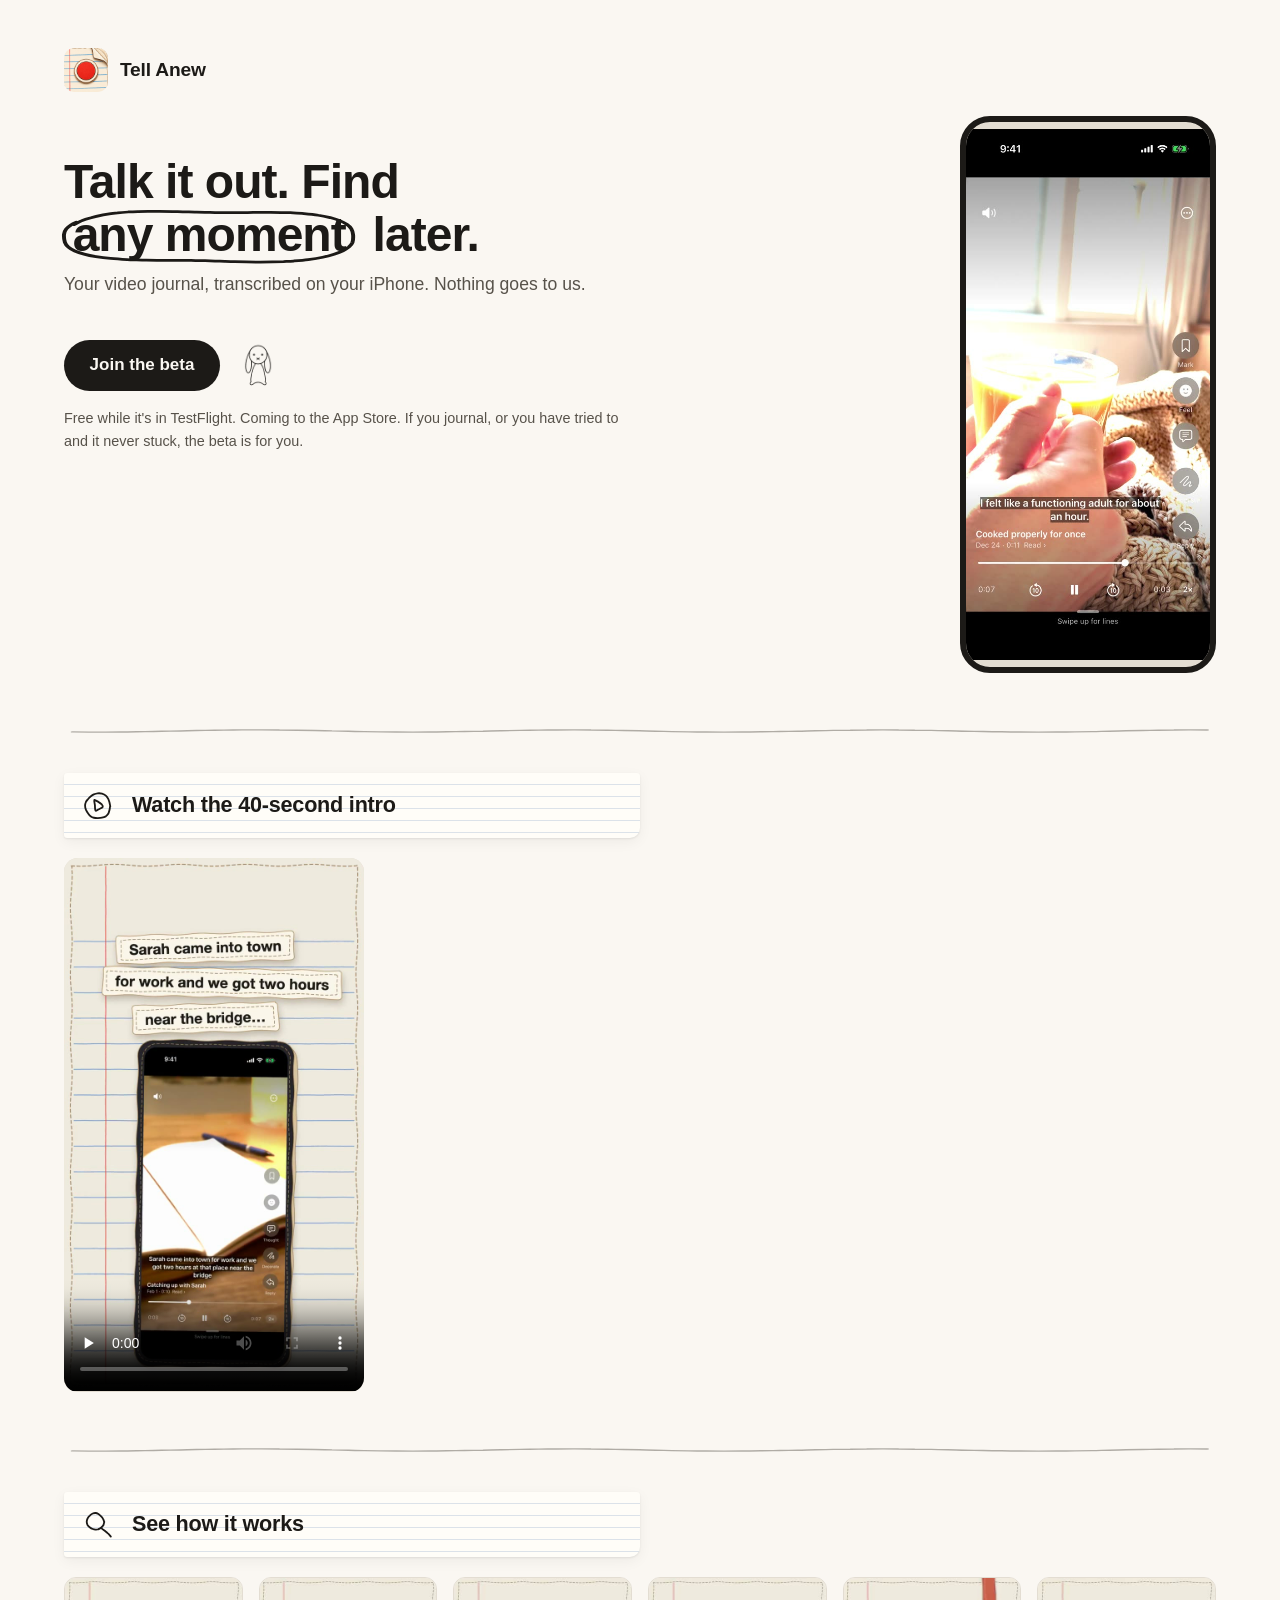
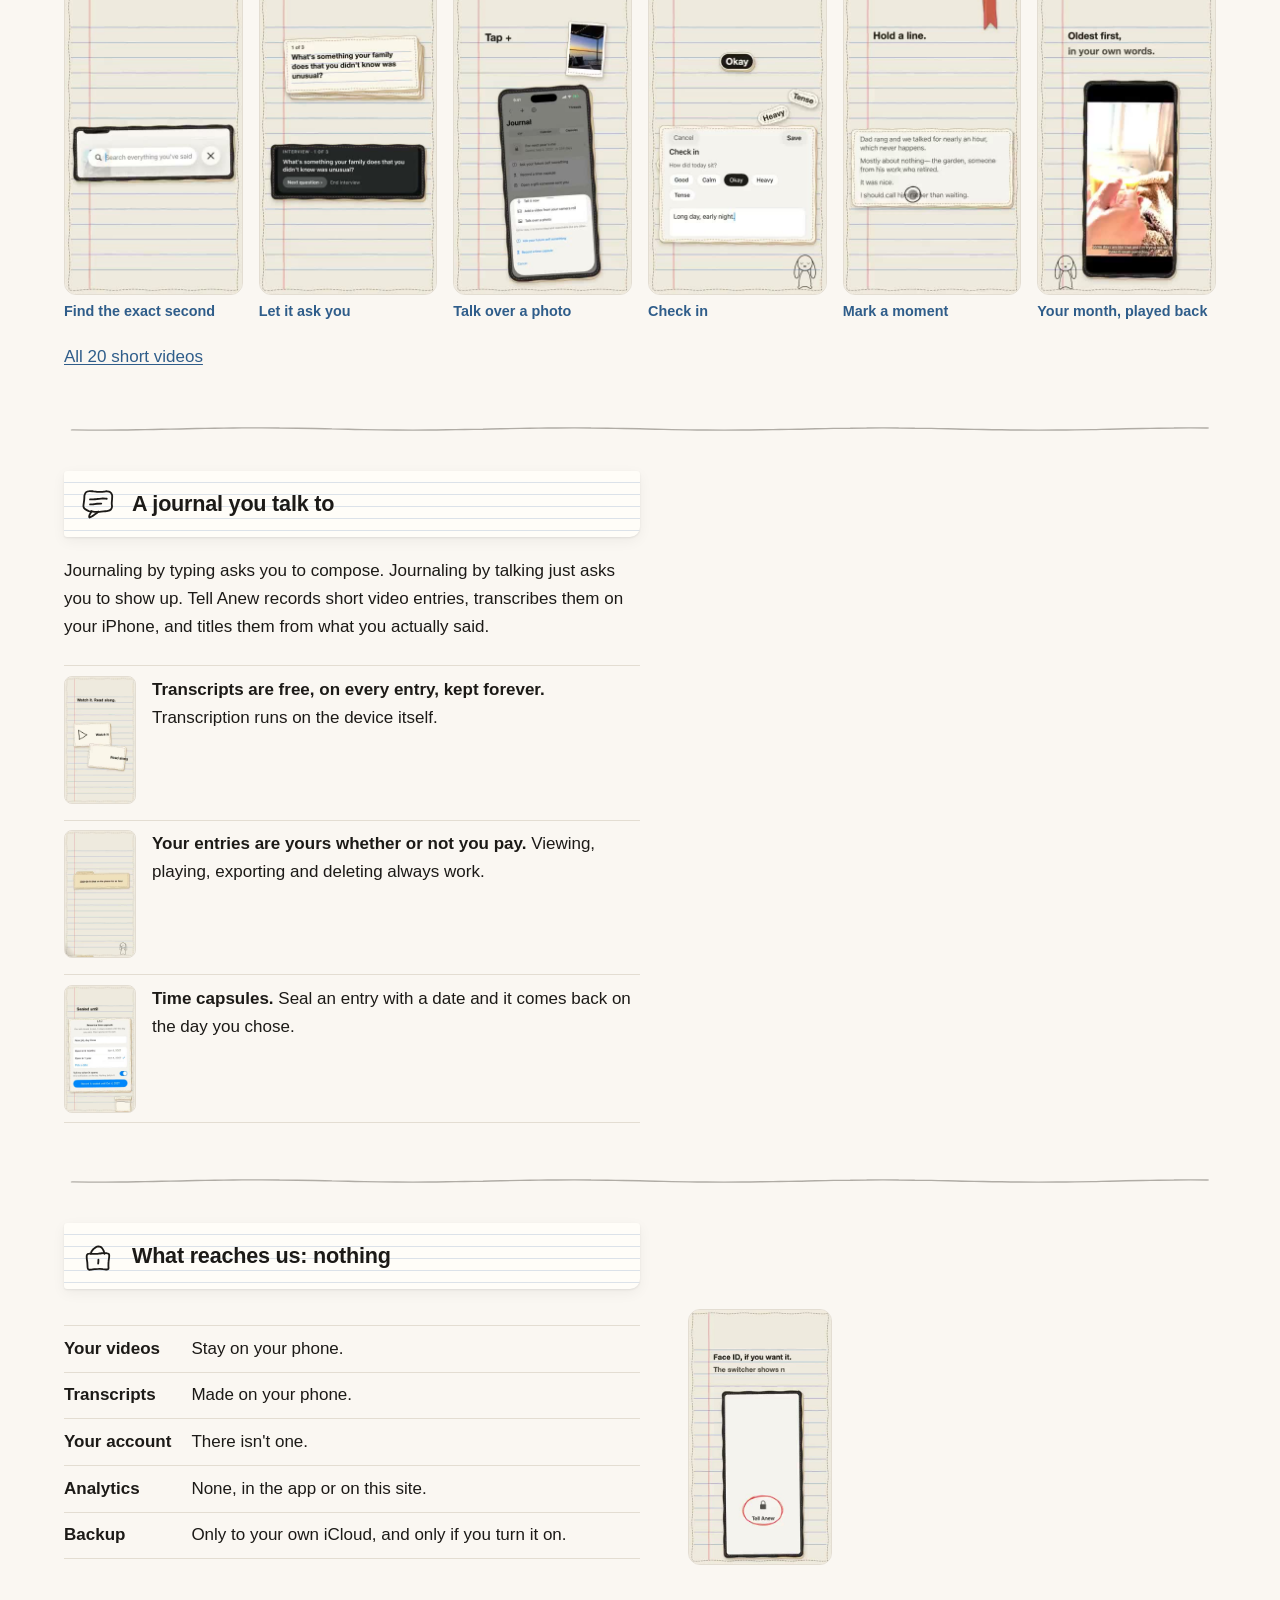
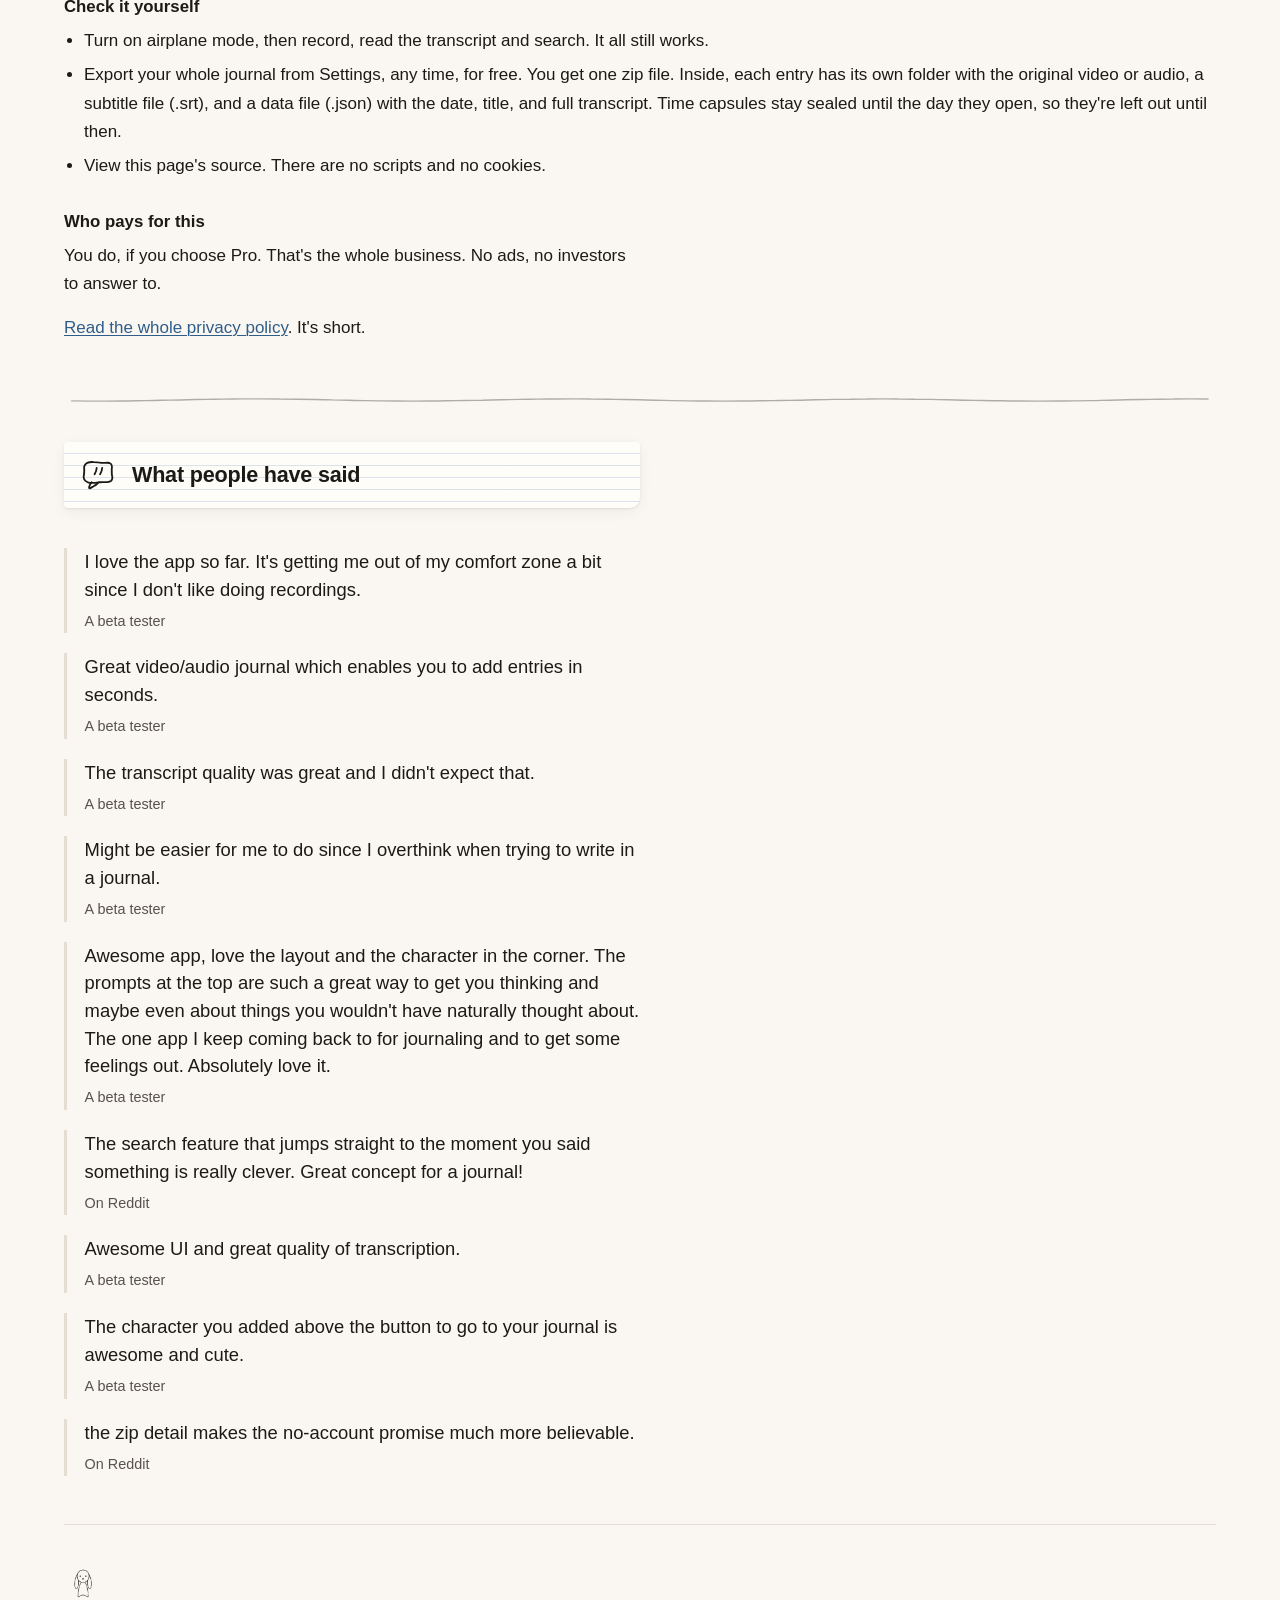
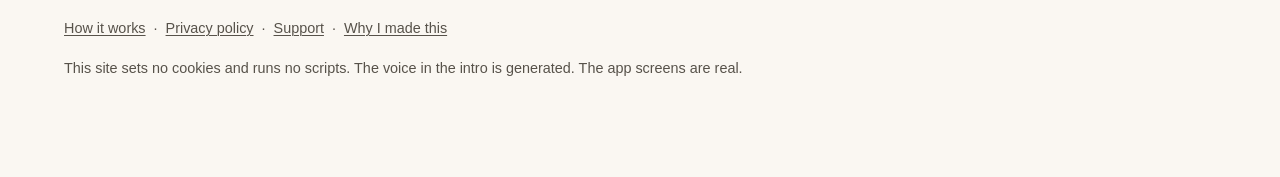
<file: index.html>
<!DOCTYPE html>
<html lang="en">
<head>
<meta charset="utf-8">
<meta name="viewport" content="width=device-width, initial-scale=1">
<title>Tell Anew: a video journal that stays on your phone</title>
<meta name="description" content="Talk to your camera instead of typing. Entries are transcribed on your iPhone, and searching one word takes you to the second you said it. Nothing goes to us.">
<link rel="stylesheet" href="/style.css">
<link rel="preload" as="image" href="/art/rabbit-lift.png">
<link rel="preload" as="image" href="/art/rabbit-hold.png">
<link rel="icon" href="/favicon.png">
<link rel="apple-touch-icon" href="/apple-touch-icon.png">
</head>
<body>

<header class="site brand">
  <picture><img src="/icon.png" alt=""></picture>
  <p class="wordmark">Tell Anew</p>
</header>

<main class="wide">

<section class="hero">
  <h1>Talk it out. Find <span class="ink-circle">any moment</span> later.</h1>

  <p class="lede">Your video journal, transcribed on your iPhone. Nothing goes
  to us.</p>

  <div class="loop">
    <video autoplay muted loop playsinline preload="auto" width="480" height="1044"
           poster="/v/search-loop.jpg"
           aria-label="The word adult typed into search. Tapping the result opens the entry at the second it was said, with the transcript below.">
      <source src="/v/search-loop.mp4" type="video/mp4">
    </video>
    <img src="/v/search-loop.jpg" width="480" height="1044" alt="An entry open at the sentence that was searched for, with its transcript below.">
  </div>

  <p class="cta"><a class="button" href="https://forms.gle/TJY4weZ5dwdiCNKb9">Join the beta</a><span class="rabbit" aria-hidden="true"></span></p>
  <p class="fine">Free while it's in TestFlight. Coming to the App Store. If you
  journal, or you have tried to and it never stuck, the beta is for you.</p>
</section>

<section class="intro part">
  <div class="sect-head"><svg class="doodle" viewBox="0 0 48 48" aria-hidden="true"><path pathLength="1" d="M38.6 23.7C38.5 24.5 38.2 27.3 37.8 28.9C37.4 30.5 37.0 32.1 36.3 33.4C35.5 34.6 34.6 35.6 33.4 36.4C32.1 37.1 30.4 37.6 28.7 37.9C27.1 38.3 25.1 38.4 23.5 38.5C21.9 38.5 20.4 38.4 19.0 38.1C17.7 37.8 16.6 37.4 15.5 36.6C14.4 35.8 13.3 34.6 12.4 33.3C11.4 32.0 10.3 30.3 9.6 28.7C9.0 27.0 8.4 25.1 8.5 23.5C8.5 21.9 9.0 20.3 9.6 18.9C10.3 17.5 11.4 16.4 12.4 15.3C13.3 14.2 14.4 13.3 15.5 12.4C16.6 11.5 17.7 10.7 19.0 10.1C20.4 9.5 21.9 9.0 23.5 8.8C25.1 8.6 27.1 8.7 28.8 9.2C30.4 9.7 32.1 10.5 33.4 11.6C34.6 12.6 35.5 14.1 36.3 15.5C37.0 16.9 37.4 18.5 37.8 19.9C38.2 21.4 38.5 23.5 38.7 24.2C38.8 24.9 38.7 24.2 38.7 24.2"/><path pathLength="1" d="M19.6 16.6C20.4 17.0 22.9 18.2 24.5 19.1C26.0 20.1 27.9 21.2 28.7 22.3C29.6 23.3 30.1 24.5 29.5 25.4C28.8 26.3 26.3 27.1 25.0 27.9C23.6 28.6 22.1 30.0 21.3 29.9C20.6 29.8 20.7 28.5 20.5 27.3C20.4 26.2 20.4 24.4 20.3 23.0C20.1 21.5 19.7 19.8 19.6 18.9C19.5 17.9 19.5 17.7 19.5 17.5"/></svg><h2>Watch the 40-second intro</h2></div>
  <video controls playsinline preload="none" width="720" height="1280"
         poster="/v/intro.jpg">
    <source src="/v/intro.mp4" type="video/mp4">
    <track kind="captions" src="/v/intro.vtt" srclang="en" label="English">
  </video>
</section>

<section class="part">
  <div class="sect-head"><svg class="doodle" viewBox="0 0 48 48" aria-hidden="true"><path pathLength="1" d="M31.5 20.3C31.3 21.0 31.0 23.2 30.4 24.4C29.7 25.6 28.6 26.6 27.6 27.4C26.6 28.2 25.4 28.8 24.3 29.1C23.2 29.5 22.1 29.6 21.0 29.5C19.9 29.4 18.8 29.2 17.7 28.8C16.6 28.4 15.4 27.8 14.4 27.0C13.4 26.3 12.3 25.3 11.6 24.2C11.0 23.2 10.5 21.8 10.5 20.5C10.4 19.2 10.8 17.7 11.4 16.4C12.0 15.1 13.1 13.7 14.2 12.7C15.2 11.6 16.5 10.7 17.7 10.2C18.9 9.7 20.1 9.5 21.2 9.6C22.4 9.7 23.4 10.2 24.5 10.8C25.5 11.5 26.6 12.4 27.5 13.4C28.5 14.4 29.5 15.6 30.1 16.7C30.8 17.8 31.2 19.6 31.4 20.1C31.6 20.7 31.4 20.1 31.4 20.1"/><path pathLength="1" d="M28.0 27.8C28.6 28.3 30.4 29.7 31.7 30.7C33.0 31.7 34.6 32.8 35.9 34.0C37.2 35.1 38.8 37.2 39.4 37.9"/></svg><h2>See how it works</h2></div>
  <ul class="tiles">
    <li><a href="/how-it-works#search"><span class="clip"><video autoplay muted loop playsinline width="360" height="640" poster="/how-it-works/loops/search.jpg" aria-hidden="true"><source src="/how-it-works/loops/search.mp4" type="video/mp4"></video><img src="/how-it-works/loops/search.jpg" width="360" height="640" alt="" loading="lazy"></span>Find the exact second</a></li>
    <li><a href="/how-it-works#interview"><span class="clip"><video autoplay muted loop playsinline width="360" height="640" poster="/how-it-works/loops/interview.jpg" aria-hidden="true"><source src="/how-it-works/loops/interview.mp4" type="video/mp4"></video><img src="/how-it-works/loops/interview.jpg" width="360" height="640" alt="" loading="lazy"></span>Let it ask you</a></li>
    <li><a href="/how-it-works#photo"><span class="clip"><video autoplay muted loop playsinline width="360" height="640" poster="/how-it-works/loops/photo.jpg" aria-hidden="true"><source src="/how-it-works/loops/photo.mp4" type="video/mp4"></video><img src="/how-it-works/loops/photo.jpg" width="360" height="640" alt="" loading="lazy"></span>Talk over a photo</a></li>
    <li><a href="/how-it-works#check-in"><span class="clip"><video autoplay muted loop playsinline width="360" height="640" poster="/how-it-works/loops/check-in.jpg" aria-hidden="true"><source src="/how-it-works/loops/check-in.mp4" type="video/mp4"></video><img src="/how-it-works/loops/check-in.jpg" width="360" height="640" alt="" loading="lazy"></span>Check in</a></li>
    <li><a href="/how-it-works#mark"><span class="clip"><video autoplay muted loop playsinline width="360" height="640" poster="/how-it-works/loops/mark.jpg" aria-hidden="true"><source src="/how-it-works/loops/mark.mp4" type="video/mp4"></video><img src="/how-it-works/loops/mark.jpg" width="360" height="640" alt="" loading="lazy"></span>Mark a moment</a></li>
    <li><a href="/how-it-works#month"><span class="clip"><video autoplay muted loop playsinline width="360" height="640" poster="/how-it-works/loops/month.jpg" aria-hidden="true"><source src="/how-it-works/loops/month.mp4" type="video/mp4"></video><img src="/how-it-works/loops/month.jpg" width="360" height="640" alt="" loading="lazy"></span>Your month, played back</a></li>
  </ul>
  <p><a href="/how-it-works">All 20 short videos</a></p>
</section>

<section class="part">
  <div class="sect-head"><svg class="doodle" viewBox="0 0 48 48" aria-hidden="true"><path pathLength="1" d="M33.9 8.6C34.6 8.8 37.2 8.9 38.3 9.6C39.5 10.4 40.5 11.7 40.9 13.1C41.3 14.5 40.9 16.3 40.9 18.0C40.8 19.7 40.5 21.6 40.5 23.2C40.4 24.8 41.0 26.3 40.8 27.5C40.6 28.7 40.3 29.8 39.4 30.6C38.6 31.4 37.2 32.0 35.8 32.3C34.3 32.7 32.4 32.6 30.7 32.8C29.0 33.0 27.3 33.2 25.8 33.4C24.2 33.5 23.0 33.6 21.6 33.5C20.3 33.5 19.0 33.3 17.6 33.1C16.1 32.9 14.4 32.9 13.0 32.5C11.5 32.0 9.9 31.3 8.8 30.4C7.7 29.5 6.9 28.4 6.6 27.2C6.3 25.9 6.8 24.5 6.9 23.0C7.1 21.5 7.4 19.8 7.5 18.2C7.7 16.6 7.5 14.8 7.8 13.4C8.2 12.0 8.9 10.6 9.8 9.8C10.7 9.0 12.0 8.6 13.5 8.5C14.9 8.3 16.9 8.7 18.6 8.9C20.3 9.0 22.2 9.3 23.8 9.4C25.3 9.5 26.8 9.6 28.1 9.5C29.5 9.5 31.2 9.2 32.1 9.1C33.0 9.0 33.3 8.9 33.5 8.9"/><path pathLength="1" d="M16.3 32.6C15.9 33.4 14.2 36.1 13.8 37.3C13.4 38.6 13.1 40.1 13.8 40.2C14.5 40.3 16.7 38.8 18.1 38.0C19.5 37.1 21.1 36.0 22.1 35.2C23.1 34.4 24.0 33.4 24.3 33.1"/><path pathLength="1" d="M14.4 18.5C15.1 18.5 17.0 18.6 18.4 18.5C19.8 18.4 21.1 18.1 22.7 18.0C24.3 17.8 26.1 17.6 27.8 17.5C29.5 17.4 31.9 17.5 33.0 17.6C34.1 17.6 34.3 17.7 34.5 17.7"/><path pathLength="1" d="M14.5 24.5C15.1 24.5 17.1 24.4 18.5 24.3C19.9 24.1 21.2 23.8 22.8 23.7C24.4 23.6 27.1 23.5 27.9 23.5"/></svg><h2>A journal you talk to</h2></div>

  <p>Journaling by typing asks you to compose. Journaling by talking just asks
  you to show up. Tell Anew records short video entries, transcribes them on
  your iPhone, and titles them from what you actually said.</p>

  <ul class="points">
    <li><span class="clip mini"><video autoplay muted loop playsinline width="360" height="640" poster="/how-it-works/loops/words.jpg" aria-hidden="true"><source src="/how-it-works/loops/words.mp4" type="video/mp4"></video><img src="/how-it-works/loops/words.jpg" width="360" height="640" alt="" loading="lazy"></span><p><strong>Transcripts are free, on every entry, kept forever.</strong>
      Transcription runs on the device itself.</p></li>
    <li><span class="clip mini"><video autoplay muted loop playsinline width="360" height="640" poster="/how-it-works/loops/export.jpg" aria-hidden="true"><source src="/how-it-works/loops/export.mp4" type="video/mp4"></video><img src="/how-it-works/loops/export.jpg" width="360" height="640" alt="" loading="lazy"></span><p><strong>Your entries are yours whether or not you pay.</strong> Viewing,
      playing, exporting and deleting always work.</p></li>
    <li><span class="clip mini"><video autoplay muted loop playsinline width="360" height="640" poster="/how-it-works/loops/capsule.jpg" aria-hidden="true"><source src="/how-it-works/loops/capsule.mp4" type="video/mp4"></video><img src="/how-it-works/loops/capsule.jpg" width="360" height="640" alt="" loading="lazy"></span><p><strong>Time capsules.</strong> Seal an entry with a date and it comes
      back on the day you chose.</p></li>
  </ul>
</section>

<section class="privacy part" id="privacy">
  <div class="sect-head"><svg class="doodle" viewBox="0 0 48 48" aria-hidden="true"><path pathLength="1" d="M34.3 20.7C34.6 20.8 35.6 20.8 36.1 21.1C36.7 21.3 37.1 21.6 37.3 22.3C37.5 23.0 37.5 23.8 37.4 25.1C37.3 26.5 36.8 28.7 36.7 30.5C36.5 32.3 36.5 34.5 36.5 35.9C36.5 37.2 36.7 38.0 36.6 38.7C36.5 39.4 36.1 39.7 35.8 39.9C35.4 40.2 35.3 40.3 34.3 40.2C33.4 40.2 31.5 39.8 29.9 39.7C28.3 39.5 26.4 39.4 24.7 39.5C23.0 39.5 21.2 39.7 19.6 39.8C18.1 40.0 16.4 40.3 15.4 40.4C14.3 40.5 13.6 40.5 13.1 40.3C12.5 40.1 12.2 39.7 11.9 39.2C11.7 38.7 11.7 38.6 11.5 37.4C11.4 36.2 11.3 33.8 11.2 32.0C11.0 30.2 10.6 28.2 10.5 26.7C10.4 25.2 10.4 23.9 10.6 23.0C10.8 22.2 11.2 22.0 11.6 21.7C12.1 21.3 12.4 21.1 13.4 21.1C14.4 21.0 16.1 21.4 17.6 21.4C19.0 21.5 20.7 21.6 22.1 21.5C23.5 21.4 24.6 21.2 26.0 21.0C27.4 20.9 29.1 20.6 30.4 20.5C31.7 20.4 33.2 20.5 33.8 20.5"/><path pathLength="1" d="M15.5 21.5C15.6 21.0 15.8 19.4 16.4 18.4C16.9 17.5 17.7 16.4 18.6 15.6C19.4 14.7 20.5 14.0 21.5 13.4C22.4 12.9 23.5 12.6 24.4 12.5C25.4 12.5 26.3 12.7 27.1 13.1C27.9 13.5 28.6 14.2 29.2 15.0C29.9 15.9 30.4 16.9 30.9 18.0C31.3 19.1 31.6 20.9 31.8 21.4"/><path pathLength="1" d="M24.5 28.5C24.5 29.3 24.3 32.4 24.2 33.1"/></svg><h2>What reaches us: nothing</h2></div>
  <div class="reach-row">
  <span class="clip side"><video autoplay muted loop playsinline width="360" height="640" poster="/how-it-works/loops/private.jpg" aria-hidden="true"><source src="/how-it-works/loops/private.mp4" type="video/mp4"></video><img src="/how-it-works/loops/private.jpg" width="360" height="640" alt="" loading="lazy"></span>
  <dl class="reach">
    <dt>Your videos</dt><dd>Stay on your phone.</dd>
    <dt>Transcripts</dt><dd>Made on your phone.</dd>
    <dt>Your account</dt><dd>There isn't one.</dd>
    <dt>Analytics</dt><dd>None, in the app or on this site.</dd>
    <dt>Backup</dt><dd>Only to your own iCloud, and only if you turn it on.</dd>
  </dl>
  </div>

  <h3>Check it yourself</h3>
  <ul>
    <li>Turn on airplane mode, then record, read the transcript and search.
      It all still works.</li>
    <li>Export your whole journal from Settings, any time, for free. You get
      one zip file. Inside, each entry has its own folder with the original
      video or audio, a subtitle file (.srt), and a data file (.json) with the
      date, title, and full transcript. Time capsules stay sealed until the day
      they open, so they're left out until then.</li>
    <li>View this page's source. There are no scripts and no cookies.</li>
  </ul>

  <h3>Who pays for this</h3>
  <p>You do, if you choose Pro. That's the whole business. No ads, no
  investors to answer to.</p>

  <p><a href="/privacy">Read the whole privacy policy</a>. It's short.</p>
</section>

<section class="voices part">
  <div class="sect-head"><svg class="doodle" viewBox="0 0 48 48" aria-hidden="true"><path pathLength="1" d="M34.3 9.2C35.0 9.4 37.4 9.3 38.4 9.9C39.5 10.5 40.3 11.5 40.6 12.8C41.0 14.0 40.5 15.7 40.5 17.4C40.5 19.1 40.5 21.2 40.6 23.0C40.7 24.7 41.4 26.5 41.2 27.9C41.0 29.3 40.4 30.4 39.5 31.2C38.5 32.0 37.0 32.4 35.5 32.6C33.9 32.8 32.0 32.4 30.4 32.5C28.8 32.5 27.4 32.6 25.9 32.7C24.5 32.9 23.4 33.2 22.0 33.3C20.6 33.4 19.2 33.6 17.6 33.5C16.0 33.5 14.1 33.6 12.6 33.1C11.1 32.6 9.5 31.7 8.5 30.6C7.6 29.6 7.0 28.2 6.8 26.8C6.6 25.4 7.2 23.9 7.3 22.4C7.4 21.0 7.5 19.5 7.5 18.0C7.5 16.6 7.1 15.1 7.5 13.9C7.8 12.6 8.5 11.3 9.6 10.4C10.6 9.5 12.1 9.0 13.7 8.7C15.2 8.4 17.3 8.4 19.0 8.5C20.6 8.5 22.3 8.6 23.7 8.8C25.2 8.9 26.4 9.2 27.8 9.4C29.1 9.5 31.0 9.5 31.9 9.5C32.9 9.6 33.2 9.5 33.5 9.5"/><path pathLength="1" d="M16.3 32.8C15.8 33.5 14.1 36.1 13.7 37.3C13.3 38.4 13.1 39.8 13.8 39.9C14.6 40.0 16.8 38.6 18.2 37.8C19.5 37.0 21.1 36.1 22.1 35.3C23.1 34.6 23.9 33.7 24.2 33.3"/><path pathLength="1" d="M22.4 15.6C22.3 17.4 21.5 20.6 19.9 23.2"/><path pathLength="1" d="M29.0 15.6C28.9 17.4 28.1 20.6 26.5 23.2"/></svg><h2>What people have said</h2></div>

<figure class="quote">
  <blockquote>
    <p>I love the app so far. It's getting me out of my comfort zone a bit
    since I don't like doing recordings.</p>
  </blockquote>
  <figcaption>A beta tester</figcaption>
</figure>

<figure class="quote">
  <blockquote>
    <p>Great video/audio journal which enables you to add entries in
    seconds.</p>
  </blockquote>
  <figcaption>A beta tester</figcaption>
</figure>

<figure class="quote">
  <blockquote>
    <p>The transcript quality was great and I didn't expect that.</p>
  </blockquote>
  <figcaption>A beta tester</figcaption>
</figure>

<figure class="quote">
  <blockquote>
    <p>Might be easier for me to do since I overthink when trying to write in a
    journal.</p>
  </blockquote>
  <figcaption>A beta tester</figcaption>
</figure>

<figure class="quote">
  <blockquote>
    <p>Awesome app, love the layout and the character in the corner. The prompts
    at the top are such a great way to get you thinking and maybe even about
    things you wouldn't have naturally thought about. The one app I keep coming
    back to for journaling and to get some feelings out. Absolutely love it.</p>
  </blockquote>
  <figcaption>A beta tester</figcaption>
</figure>

<figure class="quote">
  <blockquote>
    <p>The search feature that jumps straight to the moment you said something is
    really clever. Great concept for a journal!</p>
  </blockquote>
  <figcaption>On Reddit</figcaption>
</figure>

<figure class="quote">
  <blockquote>
    <p>Awesome UI and great quality of transcription.</p>
  </blockquote>
  <figcaption>A beta tester</figcaption>
</figure>

<figure class="quote">
  <blockquote>
    <p>The character you added above the button to go to your journal is awesome
    and cute.</p>
  </blockquote>
  <figcaption>A beta tester</figcaption>
</figure>

<figure class="quote">
  <blockquote>
    <p>the zip detail makes the no-account promise much more believable.</p>
  </blockquote>
  <figcaption>On Reddit</figcaption>
</figure>
</section>

<hr>

</main>

<footer>
  <p class="signoff"><span class="rabbit still" aria-hidden="true"></span></p>
  <p><a href="/how-it-works">How it works</a> &nbsp;·&nbsp;
     <a href="/privacy">Privacy policy</a> &nbsp;·&nbsp;
     <a href="/support">Support</a> &nbsp;·&nbsp;
     <a href="/why">Why I made this</a></p>
  <p>This site sets no cookies and runs no scripts. The voice in the intro is
  generated. The app screens are real.</p>
</footer>

</body>
</html>
</file>
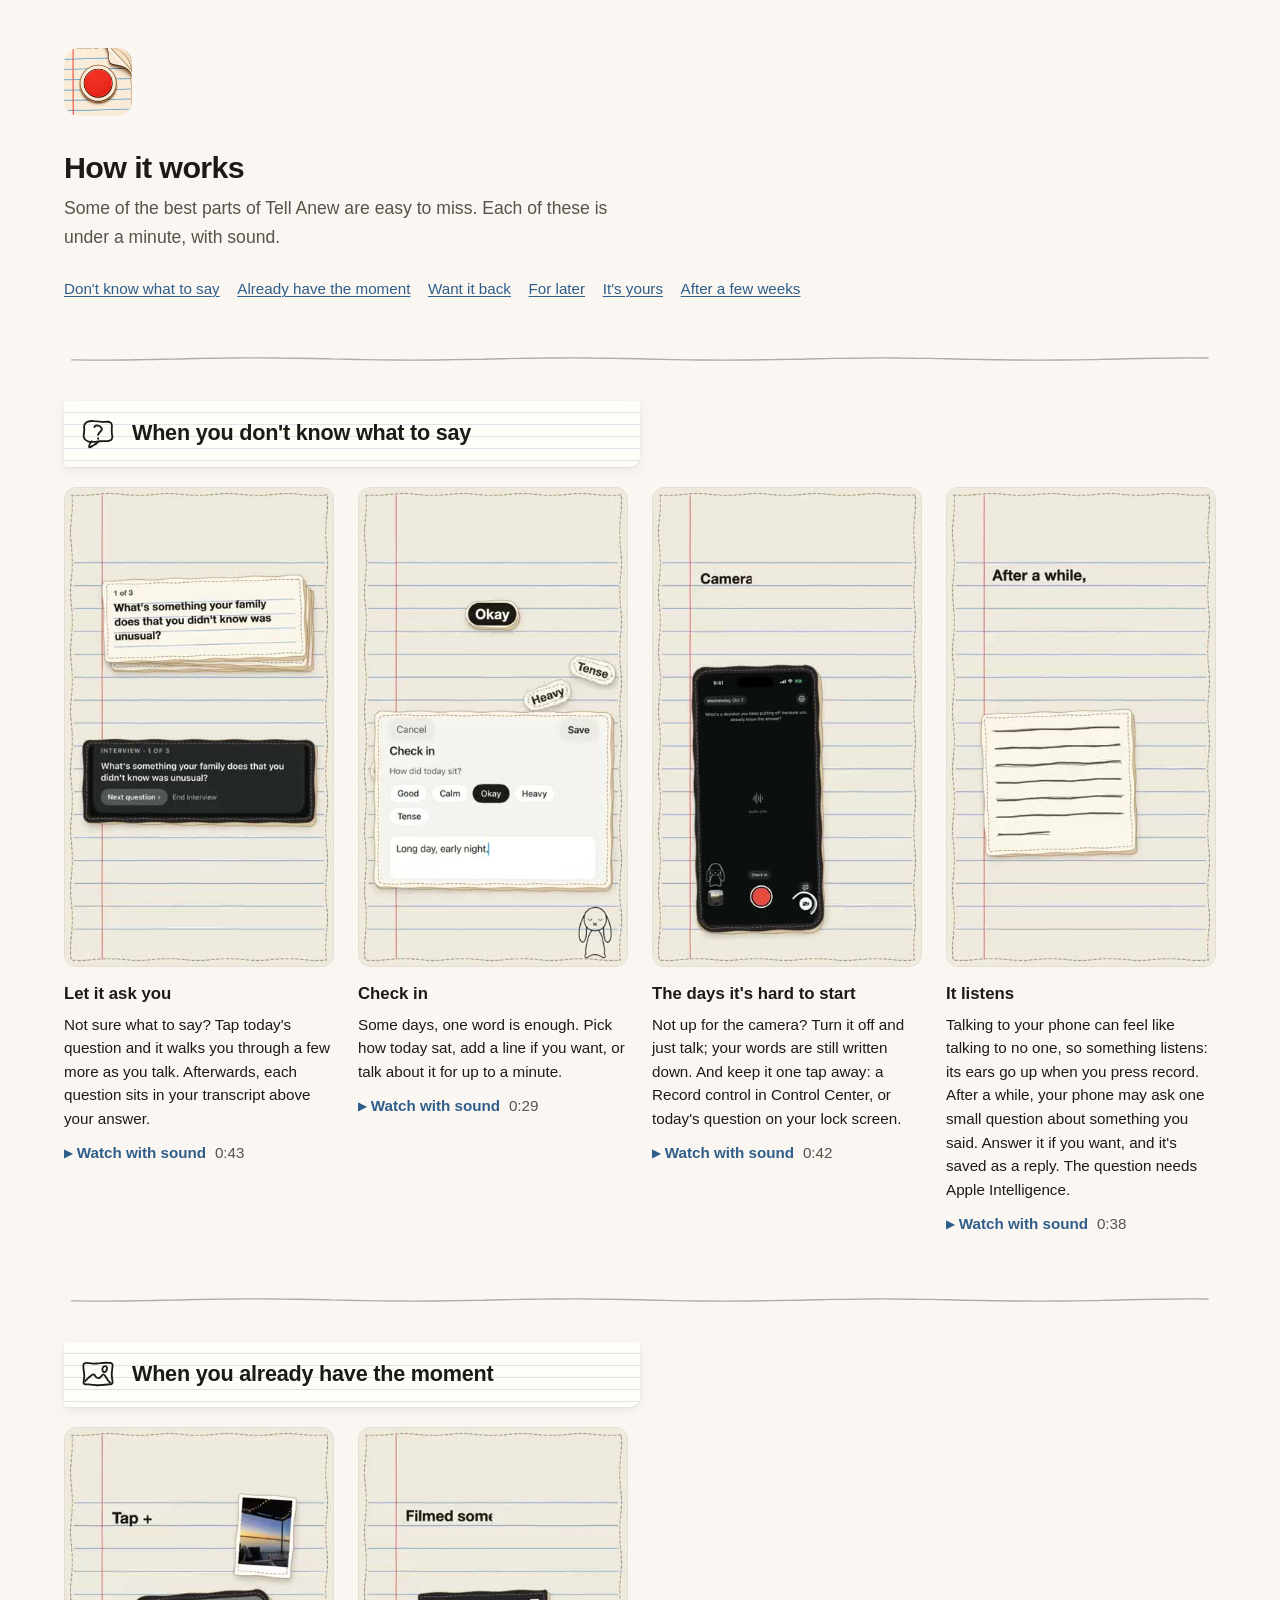
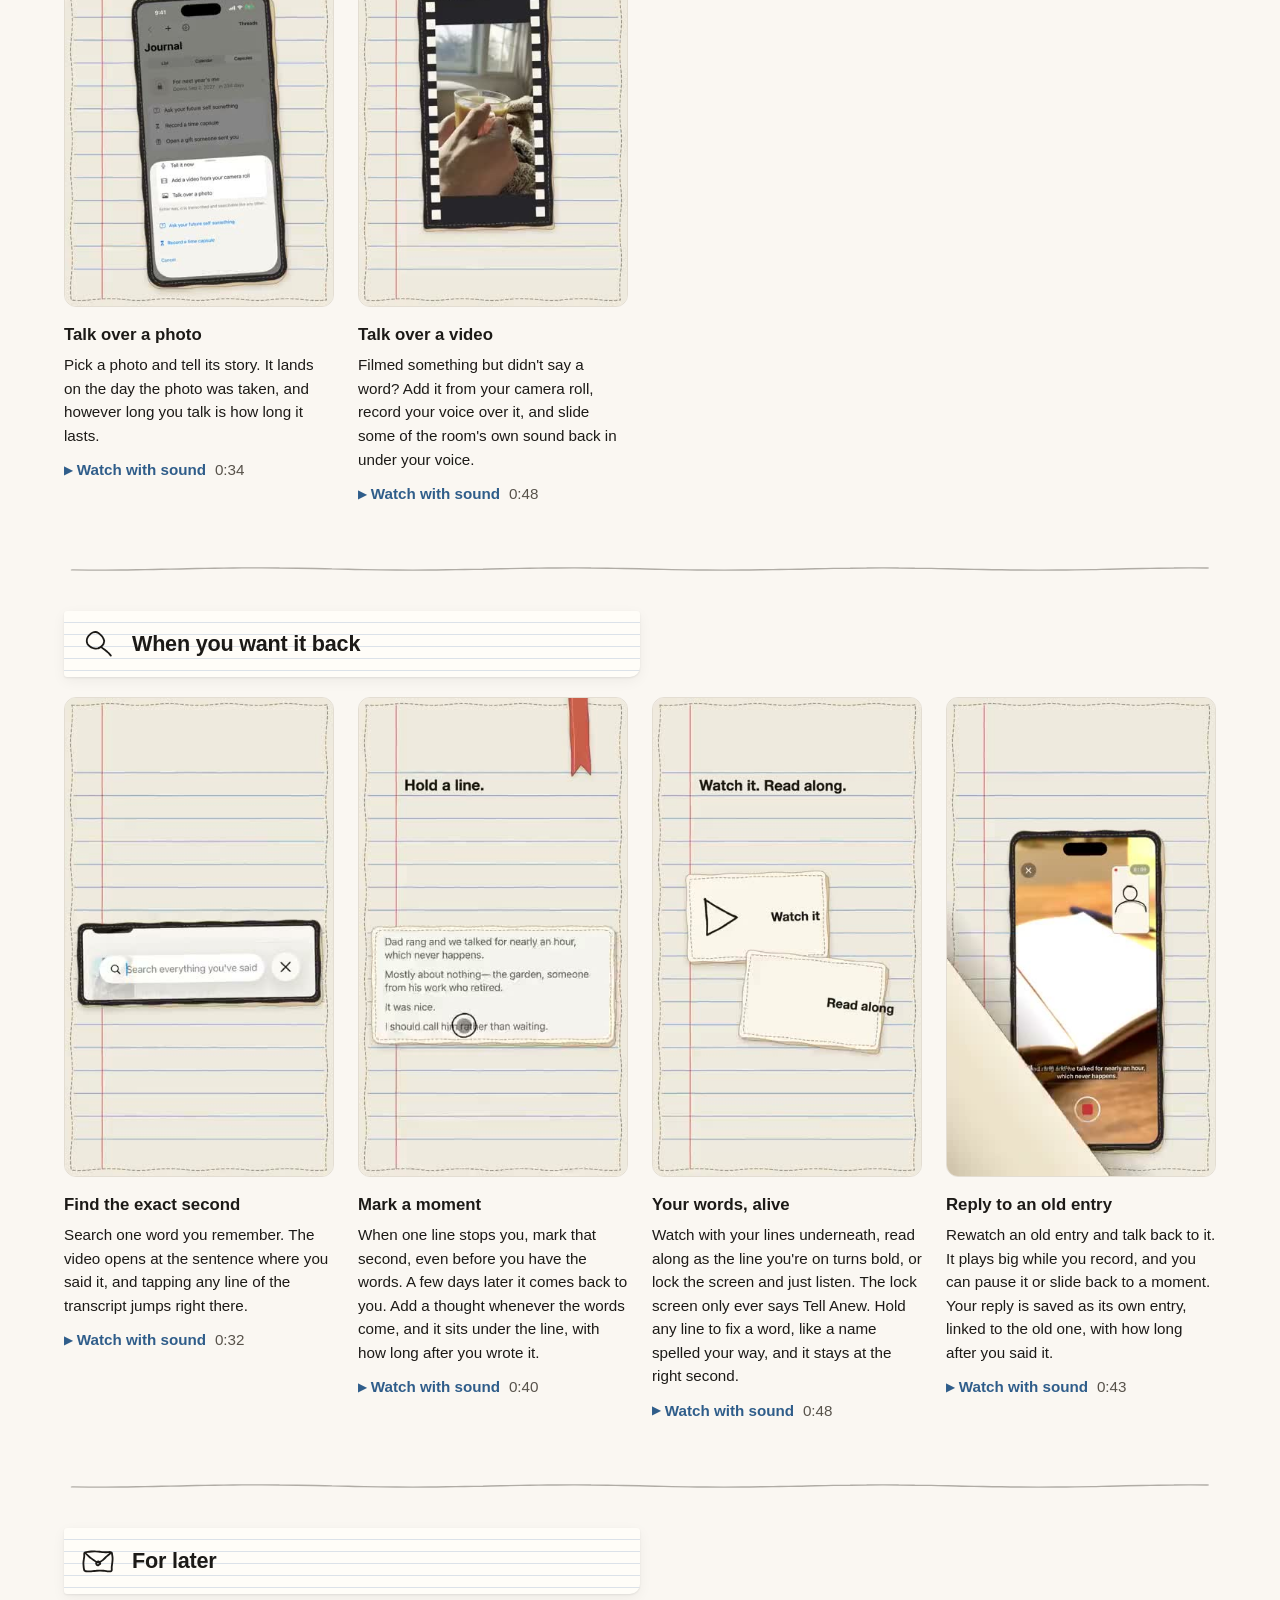
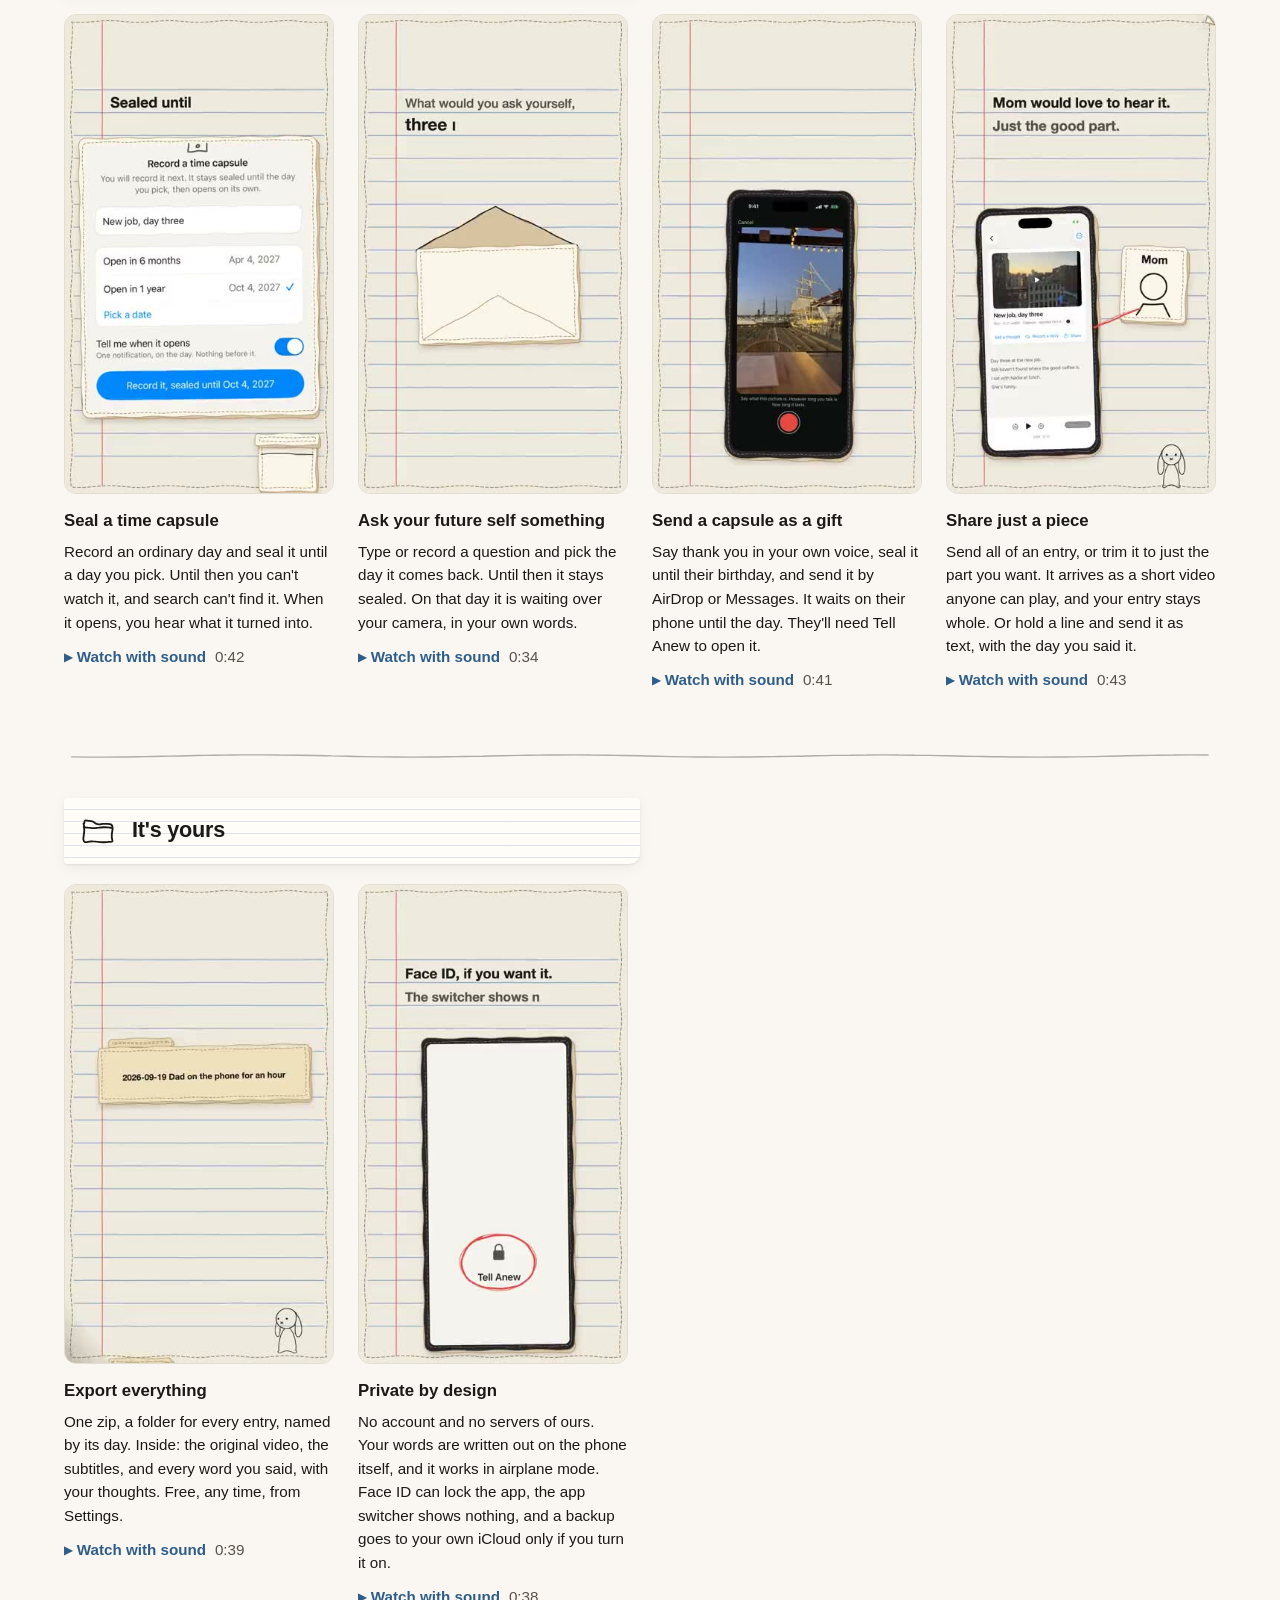
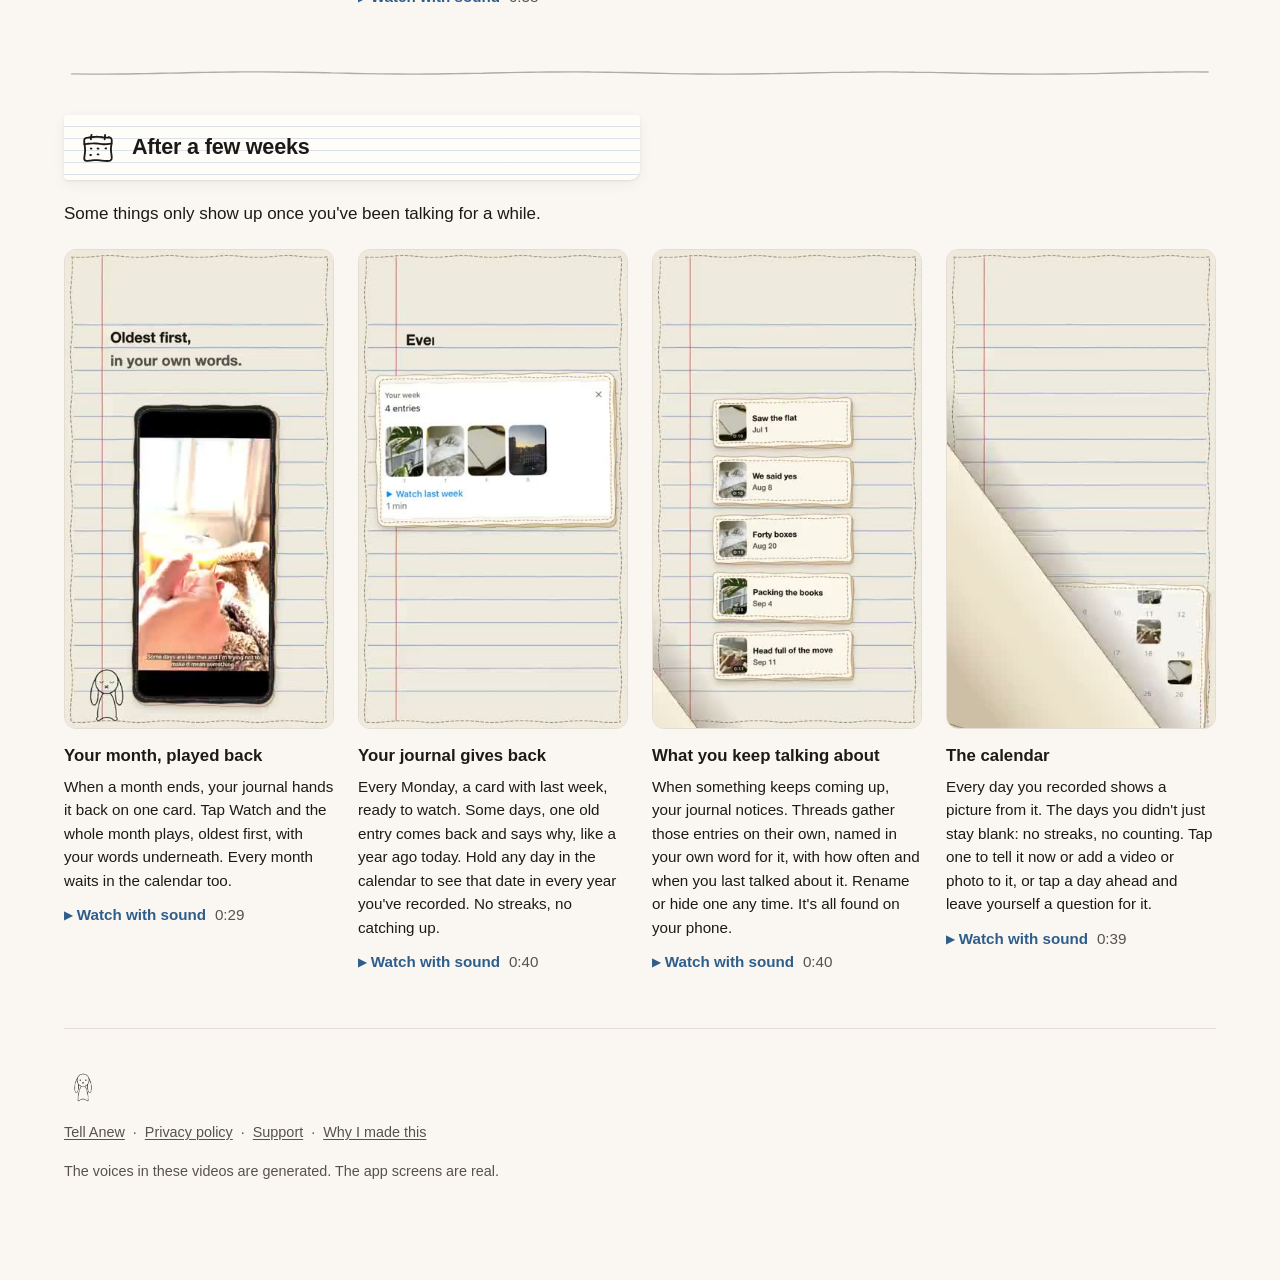
<file: how-it-works/index.html>
<!DOCTYPE html>
<html lang="en">
<head>
<meta charset="utf-8">
<meta name="viewport" content="width=device-width, initial-scale=1">
<title>How it works: Tell Anew</title>
<meta name="description" content="Short videos showing what Tell Anew can do: search your own words, answer questions, check in, talk over photos and videos, and ask your future self something.">
<link rel="stylesheet" href="/style.css">
<link rel="icon" href="/favicon.png">
<link rel="apple-touch-icon" href="/apple-touch-icon.png">
</head>
<body>

<header class="site">
  <a href="/"><picture><img src="/icon.png" alt="Tell Anew"></picture></a>
</header>

<main class="wide">

<h1>How it works</h1>

<p class="lede">Some of the best parts of Tell Anew are easy to miss. Each of
these is under a minute, with sound.</p>

<nav class="toc" aria-label="On this page">
  <a href="#say">Don't know what to say</a>
  <a href="#have">Already have the moment</a>
  <a href="#back">Want it back</a>
  <a href="#later">For later</a>
  <a href="#yours">It's yours</a>
  <a href="#weeks">After a few weeks</a>
</nav>

<section class="group part" id="say">
<div class="sect-head"><svg class="doodle" viewBox="0 0 48 48" aria-hidden="true"><path pathLength="1" d="M34.3 9.2C35.0 9.4 37.4 9.3 38.4 9.9C39.5 10.5 40.3 11.5 40.6 12.8C41.0 14.0 40.5 15.7 40.5 17.4C40.5 19.1 40.5 21.2 40.6 23.0C40.7 24.7 41.4 26.5 41.2 27.9C41.0 29.3 40.4 30.4 39.5 31.2C38.5 32.0 37.0 32.4 35.5 32.6C33.9 32.8 32.0 32.4 30.4 32.5C28.8 32.5 27.4 32.6 25.9 32.7C24.5 32.9 23.4 33.2 22.0 33.3C20.6 33.4 19.2 33.6 17.6 33.5C16.0 33.5 14.1 33.6 12.6 33.1C11.1 32.6 9.5 31.7 8.5 30.6C7.6 29.6 7.0 28.2 6.8 26.8C6.6 25.4 7.2 23.9 7.3 22.4C7.4 21.0 7.5 19.5 7.5 18.0C7.5 16.6 7.1 15.1 7.5 13.9C7.8 12.6 8.5 11.3 9.6 10.4C10.6 9.5 12.1 9.0 13.7 8.7C15.2 8.4 17.3 8.4 19.0 8.5C20.6 8.5 22.3 8.6 23.7 8.8C25.2 8.9 26.4 9.2 27.8 9.4C29.1 9.5 31.0 9.5 31.9 9.5C32.9 9.6 33.2 9.5 33.5 9.5"/><path pathLength="1" d="M16.3 32.8C15.8 33.5 14.1 36.1 13.7 37.3C13.3 38.4 13.1 39.8 13.8 39.9C14.6 40.0 16.8 38.6 18.2 37.8C19.5 37.0 21.1 36.1 22.1 35.3C23.1 34.6 23.9 33.7 24.2 33.3"/><path pathLength="1" d="M19.8 15.7C20.0 15.4 20.3 14.6 20.8 14.2C21.3 13.9 22.0 13.7 22.7 13.6C23.4 13.6 24.3 13.8 25.0 14.1C25.8 14.4 26.6 14.9 27.1 15.5C27.7 16.0 28.1 16.7 28.3 17.4C28.6 18.0 28.7 18.6 28.4 19.3C28.1 20.0 27.2 20.6 26.4 21.5C25.7 22.4 24.4 24.2 24.0 24.8"/><path pathLength="1" d="M24.1 29.1C24.1 29.2 24.1 29.7 24.2 29.9"/></svg><h2>When you don't know what to say</h2></div>
<div class="shelf">
  <section class="feature" id="interview">
    <div class="clip">
      <video autoplay muted loop playsinline width="360" height="640"
             poster="/how-it-works/loops/interview.jpg" aria-hidden="true">
        <source src="/how-it-works/loops/interview.mp4" type="video/mp4">
      </video>
      <img src="/how-it-works/loops/interview.jpg" width="360" height="640" alt="" loading="lazy">
    </div>
    <div class="words">
      <h3>Let it ask you</h3>
      <p>Not sure what to say? Tap today's question and it walks you through a few
  more as you talk. Afterwards, each question sits in your transcript above your
  answer.</p>
    </div>
    <details class="full">
      <summary>Watch with sound <span>0:43</span></summary>
      <video controls playsinline preload="none" width="720" height="1280"
        poster="/how-it-works/v/interview.jpg">
        <source src="/how-it-works/v/interview.mp4" type="video/mp4">
        </video>
    </details>
  </section>
  <section class="feature" id="check-in">
    <div class="clip">
      <video autoplay muted loop playsinline width="360" height="640"
             poster="/how-it-works/loops/check-in.jpg" aria-hidden="true">
        <source src="/how-it-works/loops/check-in.mp4" type="video/mp4">
      </video>
      <img src="/how-it-works/loops/check-in.jpg" width="360" height="640" alt="" loading="lazy">
    </div>
    <div class="words">
      <h3>Check in</h3>
      <p>Some days, one word is enough. Pick how today sat, add a line if you want,
  or talk about it for up to a minute.</p>
    </div>
    <details class="full">
      <summary>Watch with sound <span>0:29</span></summary>
      <video controls playsinline preload="none" width="720" height="1280"
        poster="/how-it-works/v/check-in.jpg">
        <source src="/how-it-works/v/check-in.mp4" type="video/mp4">
        </video>
    </details>
  </section>
  <section class="feature" id="hard-days">
    <div class="clip">
      <video autoplay muted loop playsinline width="360" height="640"
             poster="/how-it-works/loops/hard-days.jpg" aria-hidden="true">
        <source src="/how-it-works/loops/hard-days.mp4" type="video/mp4">
      </video>
      <img src="/how-it-works/loops/hard-days.jpg" width="360" height="640" alt="" loading="lazy">
    </div>
    <div class="words">
      <h3>The days it's hard to start</h3>
      <p>Not up for the camera? Turn it off and just talk; your words are still
    written down. And keep it one tap away: a Record control in Control Center,
    or today's question on your lock screen.</p>
    </div>
    <details class="full">
      <summary>Watch with sound <span>0:42</span></summary>
      <video controls playsinline preload="none" width="720" height="1280"
        poster="/how-it-works/v/hard-days.jpg">
        <source src="/how-it-works/v/hard-days.mp4" type="video/mp4">
        </video>
    </details>
  </section>
  <section class="feature" id="listens">
    <div class="clip">
      <video autoplay muted loop playsinline width="360" height="640"
             poster="/how-it-works/loops/listens.jpg" aria-hidden="true">
        <source src="/how-it-works/loops/listens.mp4" type="video/mp4">
      </video>
      <img src="/how-it-works/loops/listens.jpg" width="360" height="640" alt="" loading="lazy">
    </div>
    <div class="words">
      <h3>It listens</h3>
      <p>Talking to your phone can feel like talking to no one, so something
    listens: its ears go up when you press record. After a while, your phone may
    ask one small question about something you said. Answer it if you want, and
    it's saved as a reply. The question needs Apple Intelligence.</p>
    </div>
    <details class="full">
      <summary>Watch with sound <span>0:38</span></summary>
      <video controls playsinline preload="none" width="720" height="1280"
        poster="/how-it-works/v/listens.jpg">
        <source src="/how-it-works/v/listens.mp4" type="video/mp4">
        </video>
    </details>
  </section>
</div>
</section>
<section class="group part" id="have">
<div class="sect-head"><svg class="doodle" viewBox="0 0 48 48" aria-hidden="true"><path pathLength="1" d="M38.3 10.6C38.6 10.7 39.6 10.7 40.1 11.0C40.6 11.3 41.1 11.6 41.3 12.3C41.5 13.0 41.5 13.8 41.4 15.1C41.3 16.4 40.9 18.6 40.8 20.3C40.6 22.0 40.4 23.7 40.5 25.3C40.5 26.9 40.8 28.3 41.0 29.8C41.1 31.2 41.5 32.9 41.5 33.8C41.5 34.7 41.4 34.9 41.0 35.3C40.7 35.7 40.3 36.1 39.6 36.3C38.8 36.5 37.9 36.4 36.5 36.5C35.1 36.6 32.9 36.7 31.3 36.9C29.6 37.0 28.2 37.3 26.8 37.4C25.4 37.5 24.2 37.6 22.8 37.5C21.4 37.4 19.9 37.2 18.3 37.0C16.6 36.9 14.5 36.6 13.0 36.5C11.4 36.4 9.8 36.6 8.9 36.4C7.9 36.3 7.7 36.1 7.3 35.7C7.0 35.4 6.7 35.1 6.7 34.4C6.6 33.6 7.0 32.4 7.1 31.2C7.3 29.9 7.5 28.4 7.5 26.9C7.6 25.3 7.3 23.6 7.1 21.9C7.0 20.3 6.6 18.3 6.5 16.7C6.4 15.2 6.4 13.8 6.6 12.9C6.8 12.0 7.1 11.7 7.6 11.4C8.1 11.0 8.4 10.7 9.4 10.7C10.4 10.6 12.1 10.9 13.6 11.0C15.0 11.2 16.7 11.4 18.2 11.5C19.6 11.6 20.8 11.5 22.2 11.4C23.6 11.3 25.0 11.0 26.6 10.9C28.2 10.7 30.1 10.5 31.8 10.5C33.6 10.4 35.9 10.6 37.0 10.7C38.1 10.7 38.3 10.8 38.5 10.8"/><path pathLength="1" d="M8.5 32.7C9.1 32.0 11.1 29.9 12.4 28.7C13.7 27.5 15.2 26.1 16.3 25.4C17.4 24.7 18.3 24.2 19.3 24.6C20.2 25.1 21.0 27.5 22.2 28.1C23.3 28.8 24.6 29.2 26.0 28.6C27.4 28.0 29.2 24.5 30.5 24.5C31.8 24.4 32.8 26.8 33.7 28.1C34.7 29.4 35.6 31.0 36.4 32.1C37.2 33.1 38.1 34.1 38.5 34.5"/><path pathLength="1" d="M34.8 17.9C34.6 18.4 34.2 20.3 33.5 20.9C32.9 21.6 31.7 21.9 31.0 21.7C30.3 21.4 29.5 20.4 29.3 19.5C29.1 18.6 29.4 17.1 29.9 16.3C30.4 15.5 31.5 14.7 32.2 14.6C33.0 14.4 34.0 15.1 34.4 15.6C34.9 16.1 34.8 17.1 34.8 17.5"/></svg><h2>When you already have the moment</h2></div>
<div class="shelf">
  <section class="feature" id="photo">
    <div class="clip">
      <video autoplay muted loop playsinline width="360" height="640"
             poster="/how-it-works/loops/photo.jpg" aria-hidden="true">
        <source src="/how-it-works/loops/photo.mp4" type="video/mp4">
      </video>
      <img src="/how-it-works/loops/photo.jpg" width="360" height="640" alt="" loading="lazy">
    </div>
    <div class="words">
      <h3>Talk over a photo</h3>
      <p>Pick a photo and tell its story. It lands on the day the photo was taken,
  and however long you talk is how long it lasts.</p>
    </div>
    <details class="full">
      <summary>Watch with sound <span>0:34</span></summary>
      <video controls playsinline preload="none" width="720" height="1280"
        poster="/how-it-works/v/photo.jpg">
        <source src="/how-it-works/v/photo.mp4" type="video/mp4">
        </video>
    </details>
  </section>
  <section class="feature" id="video">
    <div class="clip">
      <video autoplay muted loop playsinline width="360" height="640"
             poster="/how-it-works/loops/video.jpg" aria-hidden="true">
        <source src="/how-it-works/loops/video.mp4" type="video/mp4">
      </video>
      <img src="/how-it-works/loops/video.jpg" width="360" height="640" alt="" loading="lazy">
    </div>
    <div class="words">
      <h3>Talk over a video</h3>
      <p>Filmed something but didn't say a word? Add it from your camera roll,
  record your voice over it, and slide some of the room's own sound back in
  under your voice.</p>
    </div>
    <details class="full">
      <summary>Watch with sound <span>0:48</span></summary>
      <video controls playsinline preload="none" width="720" height="1280"
        poster="/how-it-works/v/video.jpg">
        <source src="/how-it-works/v/video.mp4" type="video/mp4">
        </video>
    </details>
  </section>
</div>
</section>
<section class="group part" id="back">
<div class="sect-head"><svg class="doodle" viewBox="0 0 48 48" aria-hidden="true"><path pathLength="1" d="M31.5 20.3C31.3 21.0 31.0 23.2 30.4 24.4C29.7 25.6 28.6 26.6 27.6 27.4C26.6 28.2 25.4 28.8 24.3 29.1C23.2 29.5 22.1 29.6 21.0 29.5C19.9 29.4 18.8 29.2 17.7 28.8C16.6 28.4 15.4 27.8 14.4 27.0C13.4 26.3 12.3 25.3 11.6 24.2C11.0 23.2 10.5 21.8 10.5 20.5C10.4 19.2 10.8 17.7 11.4 16.4C12.0 15.1 13.1 13.7 14.2 12.7C15.2 11.6 16.5 10.7 17.7 10.2C18.9 9.7 20.1 9.5 21.2 9.6C22.4 9.7 23.4 10.2 24.5 10.8C25.5 11.5 26.6 12.4 27.5 13.4C28.5 14.4 29.5 15.6 30.1 16.7C30.8 17.8 31.2 19.6 31.4 20.1C31.6 20.7 31.4 20.1 31.4 20.1"/><path pathLength="1" d="M28.0 27.8C28.6 28.3 30.4 29.7 31.7 30.7C33.0 31.7 34.6 32.8 35.9 34.0C37.2 35.1 38.8 37.2 39.4 37.9"/></svg><h2>When you want it back</h2></div>
<div class="shelf">
  <section class="feature" id="search">
    <div class="clip">
      <video autoplay muted loop playsinline width="360" height="640"
             poster="/how-it-works/loops/search.jpg" aria-hidden="true">
        <source src="/how-it-works/loops/search.mp4" type="video/mp4">
      </video>
      <img src="/how-it-works/loops/search.jpg" width="360" height="640" alt="" loading="lazy">
    </div>
    <div class="words">
      <h3>Find the exact second</h3>
      <p>Search one word you remember. The video opens at the sentence where you
  said it, and tapping any line of the transcript jumps right there.</p>
    </div>
    <details class="full">
      <summary>Watch with sound <span>0:32</span></summary>
      <video controls playsinline preload="none" width="720" height="1280"
        poster="/how-it-works/v/search.jpg">
        <source src="/how-it-works/v/search.mp4" type="video/mp4">
        </video>
    </details>
  </section>
  <section class="feature" id="mark">
    <div class="clip">
      <video autoplay muted loop playsinline width="360" height="640"
             poster="/how-it-works/loops/mark.jpg" aria-hidden="true">
        <source src="/how-it-works/loops/mark.mp4" type="video/mp4">
      </video>
      <img src="/how-it-works/loops/mark.jpg" width="360" height="640" alt="" loading="lazy">
    </div>
    <div class="words">
      <h3>Mark a moment</h3>
      <p>When one line stops you, mark that second, even before you have the
    words. A few days later it comes back to you. Add a thought whenever the
    words come, and it sits under the line, with how long after you wrote it.</p>
    </div>
    <details class="full">
      <summary>Watch with sound <span>0:40</span></summary>
      <video controls playsinline preload="none" width="720" height="1280"
        poster="/how-it-works/v/mark.jpg">
        <source src="/how-it-works/v/mark.mp4" type="video/mp4">
        </video>
    </details>
  </section>
  <section class="feature" id="words">
    <div class="clip">
      <video autoplay muted loop playsinline width="360" height="640"
             poster="/how-it-works/loops/words.jpg" aria-hidden="true">
        <source src="/how-it-works/loops/words.mp4" type="video/mp4">
      </video>
      <img src="/how-it-works/loops/words.jpg" width="360" height="640" alt="" loading="lazy">
    </div>
    <div class="words">
      <h3>Your words, alive</h3>
      <p>Watch with your lines underneath, read along as the line you're on turns
    bold, or lock the screen and just listen. The lock screen only ever says
    Tell Anew. Hold any line to fix a word, like a name spelled your way, and
    it stays at the right second.</p>
    </div>
    <details class="full">
      <summary>Watch with sound <span>0:48</span></summary>
      <video controls playsinline preload="none" width="720" height="1280"
        poster="/how-it-works/v/words.jpg">
        <source src="/how-it-works/v/words.mp4" type="video/mp4">
        </video>
    </details>
  </section>
  <section class="feature" id="reply">
    <div class="clip">
      <video autoplay muted loop playsinline width="360" height="640"
             poster="/how-it-works/loops/reply.jpg" aria-hidden="true">
        <source src="/how-it-works/loops/reply.mp4" type="video/mp4">
      </video>
      <img src="/how-it-works/loops/reply.jpg" width="360" height="640" alt="" loading="lazy">
    </div>
    <div class="words">
      <h3>Reply to an old entry</h3>
      <p>Rewatch an old entry and talk back to it. It plays big while you
    record, and you can pause it or slide back to a moment. Your reply is saved
    as its own entry, linked to the old one, with how long after you said it.</p>
    </div>
    <details class="full">
      <summary>Watch with sound <span>0:43</span></summary>
      <video controls playsinline preload="none" width="720" height="1280"
        poster="/how-it-works/v/reply.jpg">
        <source src="/how-it-works/v/reply.mp4" type="video/mp4">
        </video>
    </details>
  </section>
</div>
</section>
<section class="group part" id="later">
<div class="sect-head"><svg class="doodle" viewBox="0 0 48 48" aria-hidden="true"><path pathLength="1" d="M38.5 13.5C38.7 13.5 39.3 13.6 39.7 13.8C40.0 13.9 40.3 14.1 40.5 14.5C40.8 15.0 40.9 15.6 41.0 16.6C41.2 17.7 41.5 19.3 41.5 20.8C41.6 22.4 41.4 24.0 41.2 25.6C41.0 27.3 40.7 29.4 40.5 30.9C40.4 32.5 40.6 34.0 40.5 34.9C40.4 35.7 40.2 35.7 40.0 35.9C39.8 36.2 39.8 36.4 39.2 36.5C38.5 36.6 37.5 36.5 36.3 36.4C35.1 36.3 33.6 36.0 32.0 35.8C30.5 35.7 28.7 35.5 27.0 35.5C25.4 35.4 23.5 35.5 22.0 35.7C20.4 35.8 19.0 36.1 17.7 36.2C16.3 36.4 15.2 36.5 13.8 36.5C12.5 36.6 10.4 36.4 9.5 36.3C8.6 36.2 8.7 36.1 8.3 35.8C8.0 35.6 7.7 35.4 7.4 34.8C7.2 34.2 7.1 33.4 6.9 32.2C6.8 30.9 6.5 28.7 6.5 27.1C6.4 25.5 6.7 24.1 6.9 22.7C7.0 21.3 7.4 19.8 7.5 18.5C7.6 17.3 7.4 15.9 7.5 15.2C7.6 14.4 7.7 14.4 7.9 14.1C8.2 13.8 8.2 13.7 8.8 13.5C9.4 13.3 10.5 13.3 11.7 13.1C12.9 13.0 14.4 12.7 16.0 12.6C17.5 12.5 19.3 12.4 21.0 12.5C22.7 12.5 24.5 12.8 26.0 12.9C27.6 13.1 28.9 13.3 30.3 13.4C31.6 13.5 32.8 13.6 34.1 13.5C35.5 13.4 37.8 13.1 38.5 13.1"/><path pathLength="1" d="M8.5 14.2C9.1 14.7 11.0 16.5 12.0 17.5C13.1 18.6 14.0 19.5 15.1 20.3C16.1 21.2 17.3 21.9 18.6 22.7C19.9 23.6 21.5 25.1 22.9 25.5C24.3 25.8 25.8 25.3 27.0 24.8C28.2 24.3 29.2 23.3 30.3 22.4C31.3 21.5 32.2 20.6 33.3 19.5C34.5 18.5 36.1 17.0 37.2 16.1C38.4 15.1 39.7 14.1 40.2 13.7"/><path pathLength="1" d="M26.1 26.8C25.8 27.2 25.3 28.7 24.7 28.9C24.1 29.2 22.7 28.8 22.3 28.3C21.9 27.8 21.7 26.3 22.1 25.7C22.5 25.0 23.8 24.3 24.5 24.4C25.2 24.6 26.2 25.9 26.5 26.4C26.9 26.9 26.6 27.3 26.6 27.5"/></svg><h2>For later</h2></div>
<div class="shelf">
  <section class="feature" id="capsule">
    <div class="clip">
      <video autoplay muted loop playsinline width="360" height="640"
             poster="/how-it-works/loops/capsule.jpg" aria-hidden="true">
        <source src="/how-it-works/loops/capsule.mp4" type="video/mp4">
      </video>
      <img src="/how-it-works/loops/capsule.jpg" width="360" height="640" alt="" loading="lazy">
    </div>
    <div class="words">
      <h3>Seal a time capsule</h3>
      <p>Record an ordinary day and seal it until a day you pick. Until then you can't watch it, and search can't find it. When it opens, you hear what it turned into.</p>
    </div>
    <details class="full">
      <summary>Watch with sound <span>0:42</span></summary>
      <video controls playsinline preload="none" width="720" height="1280"
        poster="/how-it-works/v/capsule.jpg">
        <source src="/how-it-works/v/capsule.mp4" type="video/mp4">
        </video>
    </details>
  </section>
  <section class="feature" id="future">
    <div class="clip">
      <video autoplay muted loop playsinline width="360" height="640"
             poster="/how-it-works/loops/future-question.jpg" aria-hidden="true">
        <source src="/how-it-works/loops/future-question.mp4" type="video/mp4">
      </video>
      <img src="/how-it-works/loops/future-question.jpg" width="360" height="640" alt="" loading="lazy">
    </div>
    <div class="words">
      <h3>Ask your future self something</h3>
      <p>Type or record a question and pick the day it comes back. Until then it
  stays sealed. On that day it is waiting over your camera, in your own
  words.</p>
    </div>
    <details class="full">
      <summary>Watch with sound <span>0:34</span></summary>
      <video controls playsinline preload="none" width="720" height="1280"
        poster="/how-it-works/v/future-question.jpg">
        <source src="/how-it-works/v/future-question.mp4" type="video/mp4">
        </video>
    </details>
  </section>
  <section class="feature" id="gift">
    <div class="clip">
      <video autoplay muted loop playsinline width="360" height="640"
             poster="/how-it-works/loops/gift.jpg" aria-hidden="true">
        <source src="/how-it-works/loops/gift.mp4" type="video/mp4">
      </video>
      <img src="/how-it-works/loops/gift.jpg" width="360" height="640" alt="" loading="lazy">
    </div>
    <div class="words">
      <h3>Send a capsule as a gift</h3>
      <p>Say thank you in your own voice, seal it until their birthday, and send it by AirDrop or Messages. It waits on their phone until the day. They'll need Tell Anew to open it.</p>
    </div>
    <details class="full">
      <summary>Watch with sound <span>0:41</span></summary>
      <video controls playsinline preload="none" width="720" height="1280"
        poster="/how-it-works/v/gift.jpg">
        <source src="/how-it-works/v/gift.mp4" type="video/mp4">
        </video>
    </details>
  </section>
  <section class="feature" id="share">
    <div class="clip">
      <video autoplay muted loop playsinline width="360" height="640"
             poster="/how-it-works/loops/share.jpg" aria-hidden="true">
        <source src="/how-it-works/loops/share.mp4" type="video/mp4">
      </video>
      <img src="/how-it-works/loops/share.jpg" width="360" height="640" alt="" loading="lazy">
    </div>
    <div class="words">
      <h3>Share just a piece</h3>
      <p>Send all of an entry, or trim it to just the part you want. It arrives
    as a short video anyone can play, and your entry stays whole. Or hold a
    line and send it as text, with the day you said it.</p>
    </div>
    <details class="full">
      <summary>Watch with sound <span>0:43</span></summary>
      <video controls playsinline preload="none" width="720" height="1280"
        poster="/how-it-works/v/share.jpg">
        <source src="/how-it-works/v/share.mp4" type="video/mp4">
        </video>
    </details>
  </section>
</div>
</section>
<section class="group part" id="yours">
<div class="sect-head"><svg class="doodle" viewBox="0 0 48 48" aria-hidden="true"><path pathLength="1" d="M7.5 14.7C7.6 14.1 7.6 11.9 8.4 11.5C9.2 11.0 11.0 11.6 12.5 11.8C13.9 11.9 15.8 11.8 17.3 12.4C18.8 12.9 20.1 14.6 21.5 15.2C22.8 15.8 24.2 16.0 25.5 16.1C26.9 16.1 28.2 15.6 29.6 15.5C31.0 15.5 32.5 15.4 34.2 15.5C35.8 15.6 38.3 15.4 39.5 16.0C40.8 16.7 41.3 18.2 41.5 19.5C41.8 20.8 41.4 22.5 41.2 23.9C41.0 25.3 40.7 26.6 40.6 27.9C40.5 29.3 40.5 30.5 40.6 32.0C40.7 33.4 41.8 35.7 41.2 36.6C40.6 37.4 38.5 37.0 36.9 37.1C35.3 37.3 33.5 37.5 31.8 37.5C30.1 37.6 28.2 37.5 26.6 37.4C25.0 37.2 23.5 36.9 22.1 36.8C20.7 36.6 19.6 36.5 18.2 36.5C16.8 36.4 15.3 36.6 13.7 36.7C12.1 36.9 9.6 37.7 8.4 37.3C7.2 36.9 6.7 35.7 6.5 34.4C6.2 33.1 6.7 31.1 6.9 29.3C7.0 27.6 7.4 25.7 7.5 24.1C7.6 22.4 7.5 20.7 7.4 19.2C7.2 17.7 6.8 15.6 6.7 14.9"/><path pathLength="1" d="M6.9 19.5C7.8 19.6 10.5 19.8 12.1 20.0C13.8 20.1 15.2 20.4 16.6 20.5C18.0 20.6 19.2 20.6 20.6 20.5C22.0 20.4 23.4 20.1 25.0 20.0C26.6 19.8 28.5 19.6 30.2 19.5C32.0 19.4 33.8 19.5 35.4 19.6C36.9 19.7 38.7 20.0 39.7 20.1C40.6 20.2 40.8 20.3 41.0 20.3"/></svg><h2>It's yours</h2></div>
<div class="shelf">
  <section class="feature" id="export">
    <div class="clip">
      <video autoplay muted loop playsinline width="360" height="640"
             poster="/how-it-works/loops/export.jpg" aria-hidden="true">
        <source src="/how-it-works/loops/export.mp4" type="video/mp4">
      </video>
      <img src="/how-it-works/loops/export.jpg" width="360" height="640" alt="" loading="lazy">
    </div>
    <div class="words">
      <h3>Export everything</h3>
      <p>One zip, a folder for every entry, named by its day. Inside: the original
    video, the subtitles, and every word you said, with your thoughts. Free, any
    time, from Settings.</p>
    </div>
    <details class="full">
      <summary>Watch with sound <span>0:39</span></summary>
      <video controls playsinline preload="none" width="720" height="1280"
        poster="/how-it-works/v/export.jpg">
        <source src="/how-it-works/v/export.mp4" type="video/mp4">
        </video>
    </details>
  </section>
  <section class="feature" id="private">
    <div class="clip">
      <video autoplay muted loop playsinline width="360" height="640"
             poster="/how-it-works/loops/private.jpg" aria-hidden="true">
        <source src="/how-it-works/loops/private.mp4" type="video/mp4">
      </video>
      <img src="/how-it-works/loops/private.jpg" width="360" height="640" alt="" loading="lazy">
    </div>
    <div class="words">
      <h3>Private by design</h3>
      <p>No account and no servers of ours. Your words are written out on the
    phone itself, and it works in airplane mode. Face ID can lock the app, the
    app switcher shows nothing, and a backup goes to your own iCloud only if you
    turn it on.</p>
    </div>
    <details class="full">
      <summary>Watch with sound <span>0:38</span></summary>
      <video controls playsinline preload="none" width="720" height="1280"
        poster="/how-it-works/v/private.jpg">
        <source src="/how-it-works/v/private.mp4" type="video/mp4">
        </video>
    </details>
  </section>
</div>
</section>
<section class="group part" id="weeks">
<div class="sect-head"><svg class="doodle" viewBox="0 0 48 48" aria-hidden="true"><path pathLength="1" d="M37.0 10.9C37.3 11.1 38.4 11.3 38.9 11.7C39.5 12.1 40.0 12.5 40.2 13.2C40.5 14.0 40.6 14.9 40.5 16.1C40.5 17.3 40.2 19.2 40.0 20.6C39.8 22.1 39.5 23.3 39.5 24.8C39.4 26.2 39.6 27.6 39.8 29.2C39.9 30.7 40.4 32.8 40.4 34.2C40.5 35.5 40.5 36.5 40.3 37.3C40.1 38.0 39.6 38.4 39.1 38.8C38.6 39.2 38.4 39.4 37.2 39.5C36.0 39.6 33.6 39.6 32.0 39.5C30.3 39.4 28.8 39.1 27.4 39.0C26.0 38.8 24.8 38.6 23.4 38.5C22.1 38.4 20.7 38.5 19.2 38.6C17.6 38.7 15.7 39.0 14.1 39.1C12.6 39.3 11.0 39.5 10.0 39.4C9.0 39.3 8.7 39.1 8.3 38.7C7.9 38.3 7.6 38.0 7.5 37.1C7.5 36.2 7.7 34.6 7.9 33.0C8.1 31.5 8.4 29.5 8.5 27.8C8.6 26.1 8.5 24.4 8.3 22.9C8.2 21.4 7.8 20.0 7.6 18.6C7.5 17.2 7.4 15.4 7.5 14.5C7.6 13.5 7.8 13.3 8.2 12.9C8.6 12.4 9.0 12.0 9.8 11.8C10.6 11.5 11.6 11.5 12.9 11.4C14.2 11.2 16.2 10.9 17.6 10.8C19.1 10.6 20.3 10.5 21.6 10.5C23.0 10.4 24.2 10.6 25.7 10.7C27.3 10.8 29.0 11.1 30.7 11.3C32.4 11.4 34.8 11.5 35.9 11.5C37.1 11.6 37.3 11.5 37.5 11.5"/><path pathLength="1" d="M7.6 19.4C8.3 19.4 10.5 19.1 12.1 18.9C13.8 18.8 15.7 18.5 17.3 18.5C19.0 18.4 20.8 18.5 22.3 18.6C23.8 18.7 25.0 19.0 26.4 19.1C27.7 19.3 28.9 19.5 30.4 19.5C31.8 19.6 33.4 19.5 35.1 19.4C36.7 19.2 39.4 18.9 40.3 18.8"/><path pathLength="1" d="M16.2 8.3C16.1 8.9 15.7 11.3 15.6 12.2C15.5 13.1 15.5 13.3 15.5 13.6"/><path pathLength="1" d="M32.5 8.3C32.5 9.0 32.2 11.4 32.1 12.3C32.0 13.2 31.9 13.4 31.9 13.6"/><path pathLength="1" d="M15.4 24.6C15.5 24.6 16.1 24.7 16.2 24.7"/><path pathLength="1" d="M23.5 24.6C23.7 24.6 24.4 24.7 24.6 24.7"/><path pathLength="1" d="M33.0 24.5C33.1 24.5 33.7 24.5 33.8 24.5"/><path pathLength="1" d="M14.7 32.4C14.9 32.4 15.5 32.4 15.6 32.4"/><path pathLength="1" d="M23.5 31.6C23.7 31.6 24.4 31.7 24.6 31.7"/></svg><h2>After a few weeks</h2></div>
<p>Some things only show up once you've been talking for a while.</p>
<div class="shelf">
  <section class="feature" id="month">
    <div class="clip">
      <video autoplay muted loop playsinline width="360" height="640"
             poster="/how-it-works/loops/month.jpg" aria-hidden="true">
        <source src="/how-it-works/loops/month.mp4" type="video/mp4">
      </video>
      <img src="/how-it-works/loops/month.jpg" width="360" height="640" alt="" loading="lazy">
    </div>
    <div class="words">
      <h3>Your month, played back</h3>
      <p>When a month ends, your journal hands it back on one card. Tap Watch and
    the whole month plays, oldest first, with your words underneath. Every
    month waits in the calendar too.</p>
    </div>
    <details class="full">
      <summary>Watch with sound <span>0:29</span></summary>
      <video controls playsinline preload="none" width="720" height="1280"
        poster="/how-it-works/v/month.jpg">
        <source src="/how-it-works/v/month.mp4" type="video/mp4">
        </video>
    </details>
  </section>
  <section class="feature" id="gives-back">
    <div class="clip">
      <video autoplay muted loop playsinline width="360" height="640"
             poster="/how-it-works/loops/gives-back.jpg" aria-hidden="true">
        <source src="/how-it-works/loops/gives-back.mp4" type="video/mp4">
      </video>
      <img src="/how-it-works/loops/gives-back.jpg" width="360" height="640" alt="" loading="lazy">
    </div>
    <div class="words">
      <h3>Your journal gives back</h3>
      <p>Every Monday, a card with last week, ready to watch. Some days, one old
    entry comes back and says why, like a year ago today. Hold any day in the
    calendar to see that date in every year you've recorded. No streaks, no
    catching up.</p>
    </div>
    <details class="full">
      <summary>Watch with sound <span>0:40</span></summary>
      <video controls playsinline preload="none" width="720" height="1280"
        poster="/how-it-works/v/gives-back.jpg">
        <source src="/how-it-works/v/gives-back.mp4" type="video/mp4">
        </video>
    </details>
  </section>
  <section class="feature" id="threads">
    <div class="clip">
      <video autoplay muted loop playsinline width="360" height="640"
             poster="/how-it-works/loops/threads.jpg" aria-hidden="true">
        <source src="/how-it-works/loops/threads.mp4" type="video/mp4">
      </video>
      <img src="/how-it-works/loops/threads.jpg" width="360" height="640" alt="" loading="lazy">
    </div>
    <div class="words">
      <h3>What you keep talking about</h3>
      <p>When something keeps coming up, your journal notices. Threads gather
    those entries on their own, named in your own word for it, with how often
    and when you last talked about it. Rename or hide one any time. It's all
    found on your phone.</p>
    </div>
    <details class="full">
      <summary>Watch with sound <span>0:40</span></summary>
      <video controls playsinline preload="none" width="720" height="1280"
        poster="/how-it-works/v/threads.jpg">
        <source src="/how-it-works/v/threads.mp4" type="video/mp4">
        </video>
    </details>
  </section>
  <section class="feature" id="calendar">
    <div class="clip">
      <video autoplay muted loop playsinline width="360" height="640"
             poster="/how-it-works/loops/calendar.jpg" aria-hidden="true">
        <source src="/how-it-works/loops/calendar.mp4" type="video/mp4">
      </video>
      <img src="/how-it-works/loops/calendar.jpg" width="360" height="640" alt="" loading="lazy">
    </div>
    <div class="words">
      <h3>The calendar</h3>
      <p>Every day you recorded shows a picture from it. The days you didn't just
    stay blank: no streaks, no counting. Tap one to tell it now or add a video
    or photo to it, or tap a day ahead and leave yourself a question for it.</p>
    </div>
    <details class="full">
      <summary>Watch with sound <span>0:39</span></summary>
      <video controls playsinline preload="none" width="720" height="1280"
        poster="/how-it-works/v/calendar.jpg">
        <source src="/how-it-works/v/calendar.mp4" type="video/mp4">
        </video>
    </details>
  </section>
</div>
</section>
<hr>

</main>

<footer>
  <p class="signoff"><span class="rabbit still" aria-hidden="true"></span></p>
  <p><a href="/">Tell Anew</a> &nbsp;·&nbsp;
     <a href="/privacy">Privacy policy</a> &nbsp;·&nbsp;
     <a href="/support">Support</a> &nbsp;·&nbsp;
     <a href="/why">Why I made this</a></p>
  <p>The voices in these videos are generated. The app screens are real.</p>
</footer>

<script>
/* Tapping a feature's silent loop plays its full video with sound, the same
   as "Watch with sound". The site's only script: no network, no storage.

   A real iPhone decodes only a few videos at once, and this page has twenty
   loops; with them all loaded, a full video never starts (the simulator has
   no such limit). So a loop holds its video only while it is on screen, and
   every loop lets go while a full video is open. Its poster stays in view. */
var loops = Array.prototype.slice.call(document.querySelectorAll(".clip video"));
var onScreen = new Set();
var watching = 0;
function hold(loop, on) {
  var source = loop.querySelector("source");
  if (on && !source.getAttribute("src")) {
    source.setAttribute("src", source.dataset.src);
    loop.load();
  } else if (!on && source.getAttribute("src")) {
    source.dataset.src = source.getAttribute("src");
    source.removeAttribute("src");
    loop.load();
  }
  if (on) {
    var playing = loop.play();
    if (playing && playing.catch) playing.catch(function () {});
  }
}
function refresh() {
  loops.forEach(function (loop) { hold(loop, !watching && onScreen.has(loop)); });
}
if ("IntersectionObserver" in window) {
  loops.forEach(function (loop) { hold(loop, false); });
  var seen = new IntersectionObserver(function (changes) {
    changes.forEach(function (c) {
      if (c.isIntersecting) onScreen.add(c.target); else onScreen.delete(c.target);
    });
    refresh();
  }, { rootMargin: "200px 0px" });
  loops.forEach(function (loop) { seen.observe(loop); });
}

document.querySelectorAll(".feature").forEach(function (feature) {
  var clip = feature.querySelector(".clip");
  var full = feature.querySelector("details.full");
  var video = full && full.querySelector("video");
  var title = feature.querySelector("h3");
  if (!video) return;
  /* Captions come on by themselves. The file is added only once the video is
     playing, because a real iPhone stalls at 00:00 on a video that already
     carries a <track> (tested on the phone, 2026-11-14). */
  video.addEventListener("playing", function () {
    if (video.querySelector("track")) return;
    var track = document.createElement("track");
    track.kind = "captions";
    track.srclang = "en";
    track.label = "English";
    track.default = true;
    track.src = video.querySelector("source").getAttribute("src").replace(/\.mp4$/, ".vtt");
    video.appendChild(track);
    track.track.mode = "showing";
  });
  full.addEventListener("toggle", function () {
    watching += full.open ? 1 : -1;
    if (!full.open) video.pause();
    refresh();
  });
  if (!clip) return;
  clip.setAttribute("role", "button");
  clip.setAttribute("tabindex", "0");
  clip.setAttribute("aria-label", "Watch " + (title ? title.textContent : "this") + " with sound");
  clip.style.cursor = "pointer";
  function watch() {
    loops.forEach(function (loop) { hold(loop, false); });
    full.open = true;
    var playing = video.play();
    if (playing && playing.catch) playing.catch(function () {});
    full.scrollIntoView({ block: "nearest" });
  }
  clip.addEventListener("click", watch);
  clip.addEventListener("keydown", function (e) {
    if (e.key === "Enter" || e.key === " ") { e.preventDefault(); watch(); }
  });
});
</script>
</body>
</html>
</file>
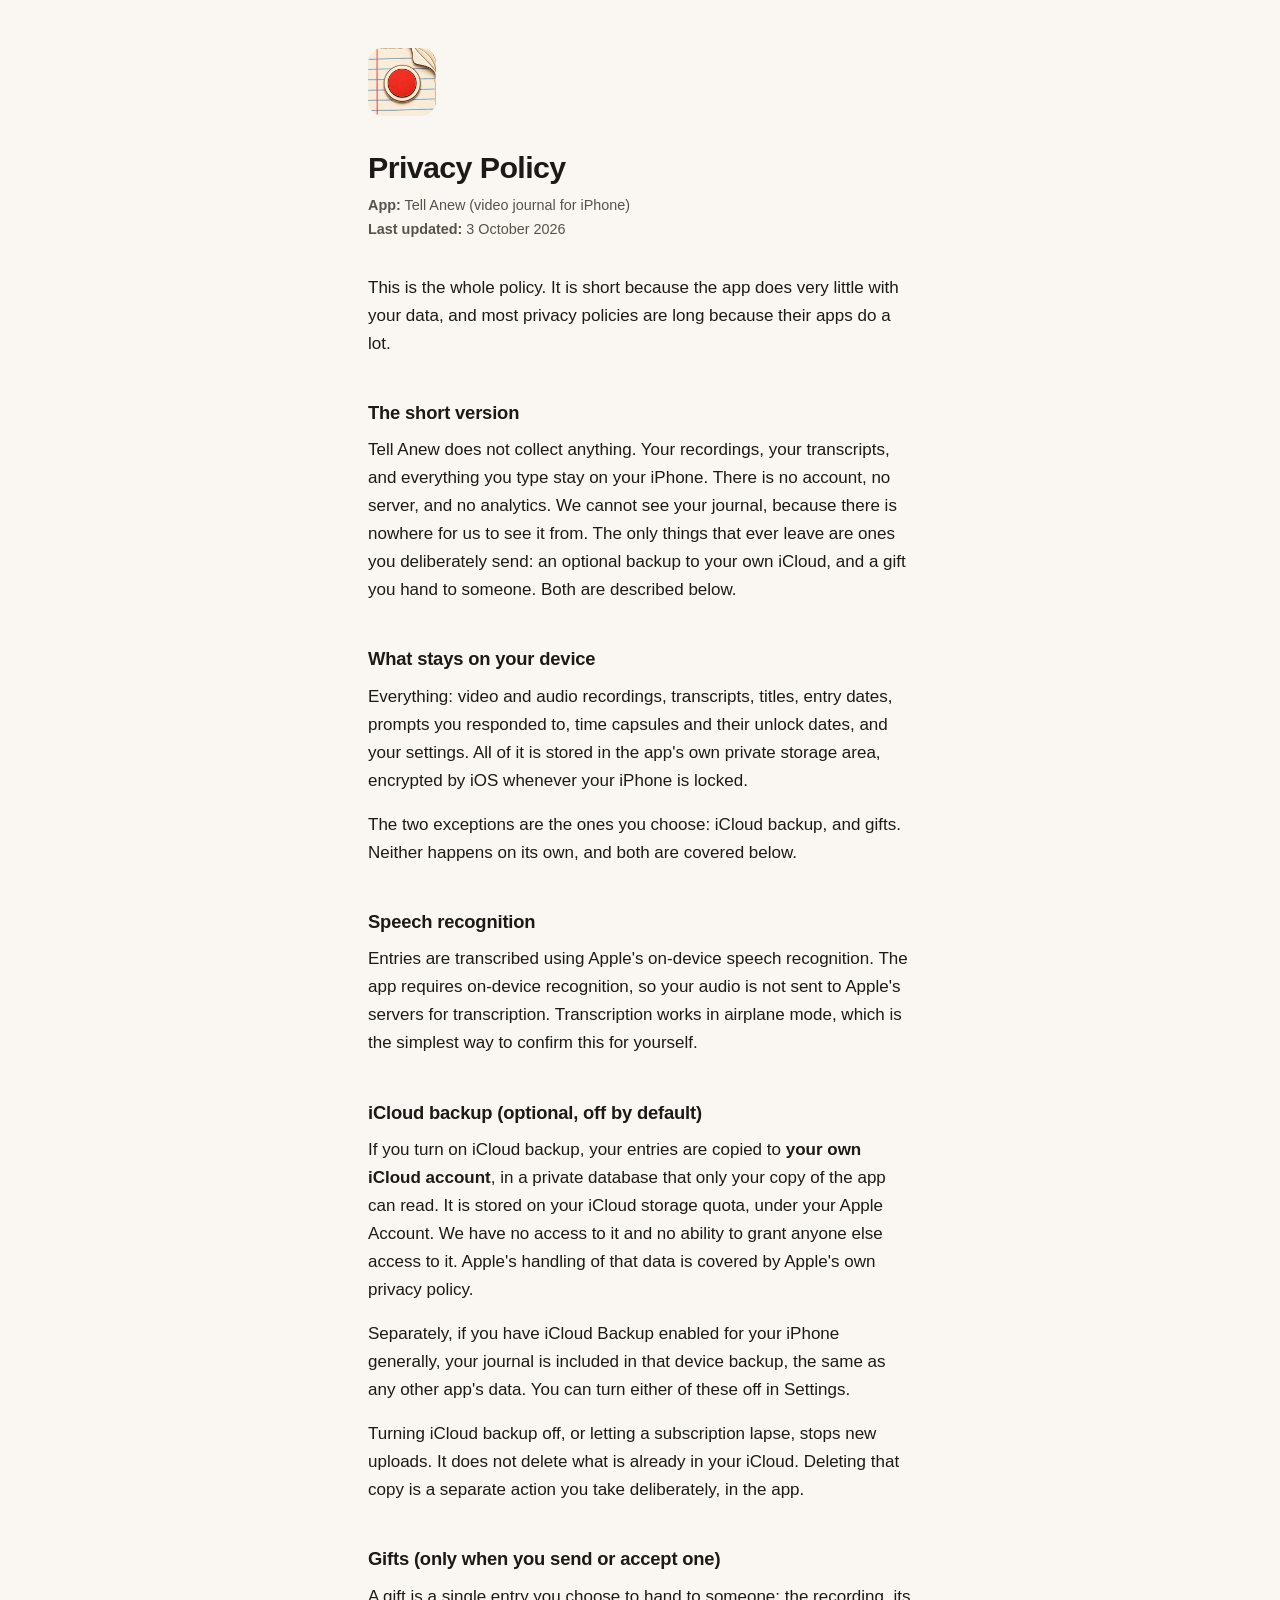
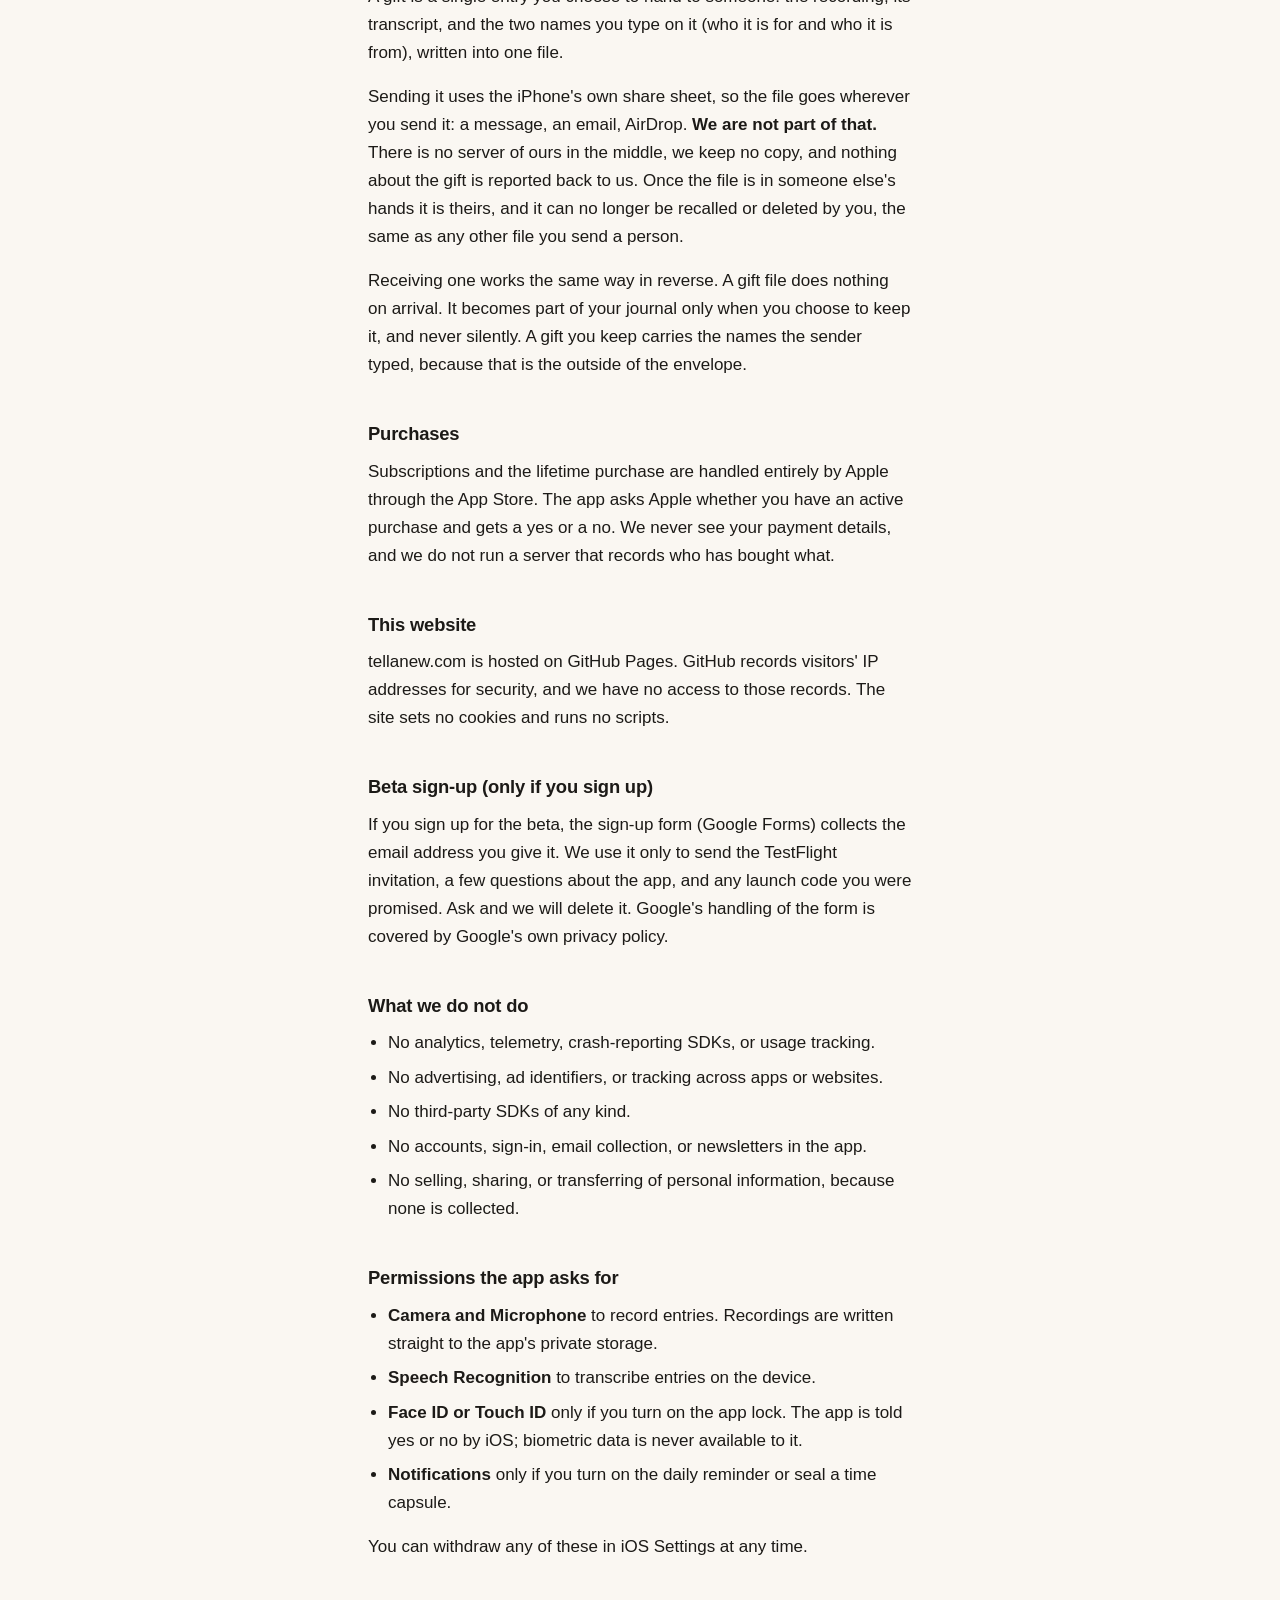
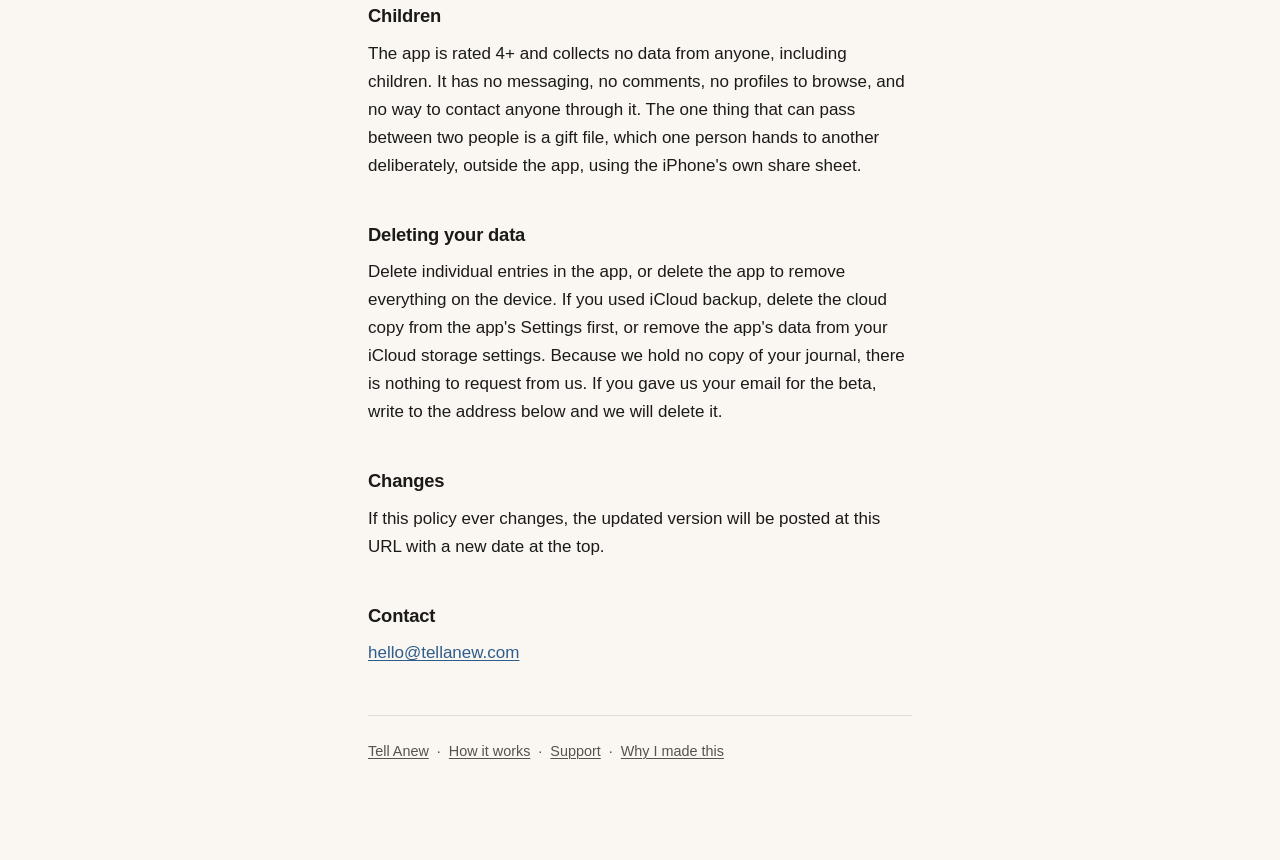
<file: privacy/index.html>
<!DOCTYPE html>
<html lang="en">
<head>
<meta charset="utf-8">
<meta name="viewport" content="width=device-width, initial-scale=1">
<title>Privacy Policy: Tell Anew</title>
<meta name="description" content="Tell Anew collects nothing. Your recordings, transcripts and everything you type stay on your iPhone.">
<link rel="stylesheet" href="/style.css">
<link rel="icon" href="/favicon.png">
<link rel="apple-touch-icon" href="/apple-touch-icon.png">
</head>
<body>

<header class="site">
  <a href="/"><picture><img src="/icon.png" alt="Tell Anew"></picture></a>
</header>

<main>

<h1>Privacy Policy</h1>

<p class="meta"><strong>App:</strong> Tell Anew (video journal for iPhone)<br>
<strong>Last updated:</strong> 3 October 2026</p>

<p>This is the whole policy. It is short because the app does very little with
your data, and most privacy policies are long because their apps do a lot.</p>

<h2>The short version</h2>

<p>Tell Anew does not collect anything. Your recordings, your transcripts, and
everything you type stay on your iPhone. There is no account, no server, and no
analytics. We cannot see your journal, because there is nowhere for us to see it
from. The only things that ever leave are ones you deliberately send: an
optional backup to your own iCloud, and a gift you hand to someone. Both are
described below.</p>

<h2>What stays on your device</h2>

<p>Everything: video and audio recordings, transcripts, titles, entry dates,
prompts you responded to, time capsules and their unlock dates, and your
settings. All of it is stored in the app's own private storage area, encrypted by
iOS whenever your iPhone is locked.</p>

<p>The two exceptions are the ones you choose: iCloud backup, and gifts. Neither
happens on its own, and both are covered below.</p>

<h2>Speech recognition</h2>

<p>Entries are transcribed using Apple's on-device speech recognition. The app
requires on-device recognition, so your audio is not sent to Apple's servers for
transcription. Transcription works in airplane mode, which is the simplest way to
confirm this for yourself.</p>

<h2>iCloud backup (optional, off by default)</h2>

<p>If you turn on iCloud backup, your entries are copied to <strong>your own
iCloud account</strong>, in a private database that only your copy of the app can
read. It is stored on your iCloud storage quota, under your Apple Account. We
have no access to it and no ability to grant anyone else access to it. Apple's
handling of that data is covered by Apple's own privacy policy.</p>

<p>Separately, if you have iCloud Backup enabled for your iPhone generally, your
journal is included in that device backup, the same as any other app's data. You
can turn either of these off in Settings.</p>

<p>Turning iCloud backup off, or letting a subscription lapse, stops new uploads.
It does not delete what is already in your iCloud. Deleting that copy is a
separate action you take deliberately, in the app.</p>

<h2>Gifts (only when you send or accept one)</h2>

<p>A gift is a single entry you choose to hand to someone: the recording, its
transcript, and the two names you type on it (who it is for and who it is
from), written into one file.</p>

<p>Sending it uses the iPhone's own share sheet, so the file goes wherever you
send it: a message, an email, AirDrop. <strong>We are not part of that.</strong>
There is no server of ours in the middle, we keep no copy, and nothing about the
gift is reported back to us. Once the file is in someone else's hands it is
theirs, and it can no longer be recalled or deleted by you, the same as any
other file you send a person.</p>

<p>Receiving one works the same way in reverse. A gift file does nothing on
arrival. It becomes part of your journal only when you choose to keep it, and
never silently. A gift you keep carries the names the sender typed, because
that is the outside of the envelope.</p>

<h2>Purchases</h2>

<p>Subscriptions and the lifetime purchase are handled entirely by Apple through
the App Store. The app asks Apple whether you have an active purchase and gets a
yes or a no. We never see your payment details, and we do not run a server that
records who has bought what.</p>

<h2>This website</h2>

<p>tellanew.com is hosted on GitHub Pages. GitHub records visitors' IP addresses
for security, and we have no access to those records. The site sets no cookies
and runs no scripts.</p>

<h2>Beta sign-up (only if you sign up)</h2>

<p>If you sign up for the beta, the sign-up form (Google Forms) collects the
email address you give it. We use it only to send the TestFlight invitation, a
few questions about the app, and any launch code you were promised. Ask and we
will delete it. Google's handling of the form is covered by Google's own
privacy policy.</p>

<h2>What we do not do</h2>

<ul>
  <li>No analytics, telemetry, crash-reporting SDKs, or usage tracking.</li>
  <li>No advertising, ad identifiers, or tracking across apps or websites.</li>
  <li>No third-party SDKs of any kind.</li>
  <li>No accounts, sign-in, email collection, or newsletters in the app.</li>
  <li>No selling, sharing, or transferring of personal information, because none
    is collected.</li>
</ul>

<h2>Permissions the app asks for</h2>

<ul>
  <li><strong>Camera and Microphone</strong> to record entries. Recordings are
    written straight to the app's private storage.</li>
  <li><strong>Speech Recognition</strong> to transcribe entries on the
    device.</li>
  <li><strong>Face ID or Touch ID</strong> only if you turn on the app lock. The
    app is told yes or no by iOS; biometric data is never available to it.</li>
  <li><strong>Notifications</strong> only if you turn on the daily reminder or
    seal a time capsule.</li>
</ul>

<p>You can withdraw any of these in iOS Settings at any time.</p>

<h2>Children</h2>

<p>The app is rated 4+ and collects no data from anyone, including children. It
has no messaging, no comments, no profiles to browse, and no way to contact
anyone through it. The one thing that can pass between two people is a gift
file, which one person hands to another deliberately, outside the app, using
the iPhone's own share sheet.</p>

<h2>Deleting your data</h2>

<p>Delete individual entries in the app, or delete the app to remove everything
on the device. If you used iCloud backup, delete the cloud copy from the app's
Settings first, or remove the app's data from your iCloud storage settings.
Because we hold no copy of your journal, there is nothing to request from us.
If you gave us your email for the beta, write to the address below and we will
delete it.</p>

<h2>Changes</h2>

<p>If this policy ever changes, the updated version will be posted at this URL
with a new date at the top.</p>

<h2>Contact</h2>

<p><a href="mailto:hello@tellanew.com">hello@tellanew.com</a></p>

<hr>

</main>

<footer>
  <p><a href="/">Tell Anew</a> &nbsp;·&nbsp;
     <a href="/how-it-works">How it works</a> &nbsp;·&nbsp;
     <a href="/support">Support</a> &nbsp;·&nbsp;
     <a href="/why">Why I made this</a></p>
</footer>

</body>
</html>
</file>
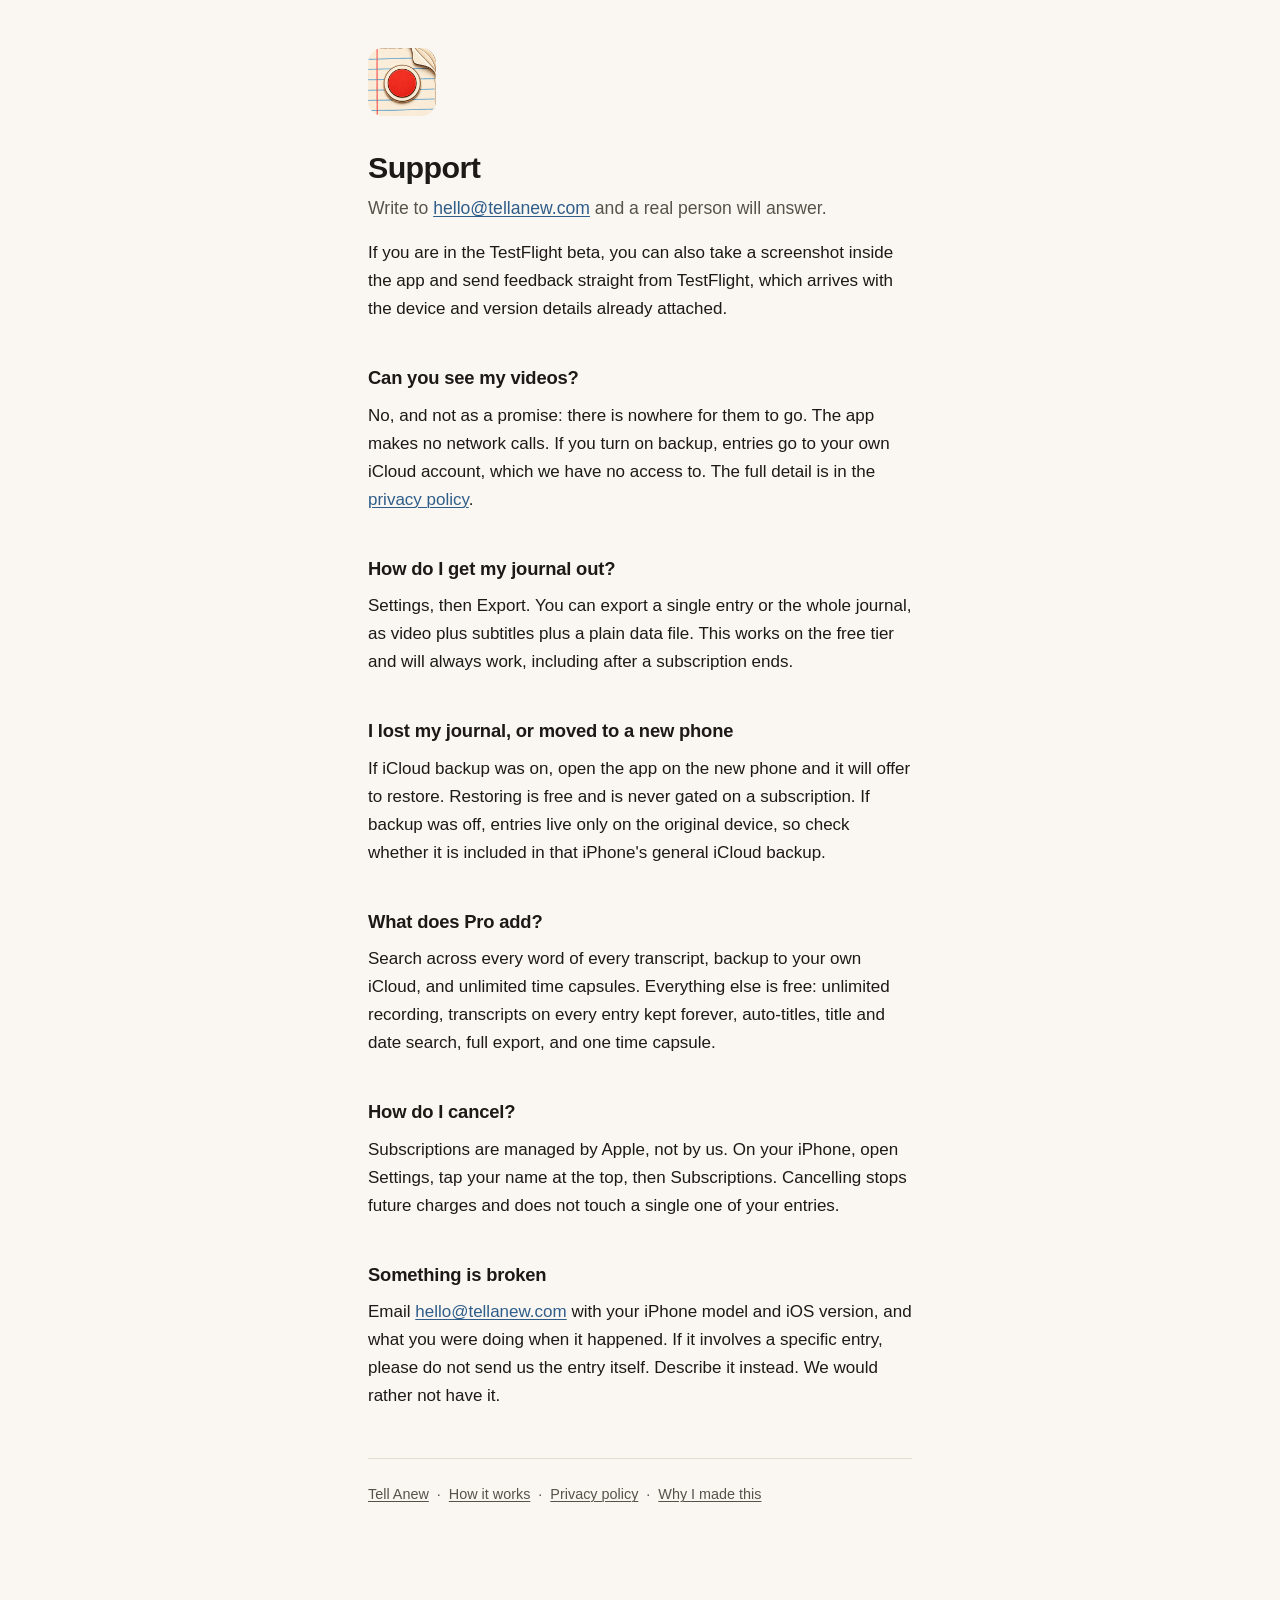
<file: support/index.html>
<!DOCTYPE html>
<html lang="en">
<head>
<meta charset="utf-8">
<meta name="viewport" content="width=device-width, initial-scale=1">
<title>Support: Tell Anew</title>
<meta name="description" content="Help and contact for Tell Anew, a private video journal for iPhone.">
<link rel="stylesheet" href="/style.css">
<link rel="icon" href="/favicon.png">
<link rel="apple-touch-icon" href="/apple-touch-icon.png">
</head>
<body>

<header class="site">
  <a href="/"><picture><img src="/icon.png" alt="Tell Anew"></picture></a>
</header>

<main>

<h1>Support</h1>

<p class="lede">Write to <a href="mailto:hello@tellanew.com">hello@tellanew.com</a>
and a real person will answer.</p>

<p>If you are in the TestFlight beta, you can also take a screenshot inside the
app and send feedback straight from TestFlight, which arrives with the device and
version details already attached.</p>

<h2>Can you see my videos?</h2>

<p>No, and not as a promise: there is nowhere for them to go. The app makes no
network calls. If you turn on backup, entries go to your own iCloud account,
which we have no access to. The full detail is in the
<a href="/privacy">privacy policy</a>.</p>

<h2>How do I get my journal out?</h2>

<p>Settings, then Export. You can export a single entry or the whole journal, as
video plus subtitles plus a plain data file. This works on the free tier and will
always work, including after a subscription ends.</p>

<h2>I lost my journal, or moved to a new phone</h2>

<p>If iCloud backup was on, open the app on the new phone and it will offer to
restore. Restoring is free and is never gated on a subscription. If backup was
off, entries live only on the original device, so check whether it is included in
that iPhone's general iCloud backup.</p>

<h2>What does Pro add?</h2>

<p>Search across every word of every transcript, backup to your own iCloud, and
unlimited time capsules. Everything else is free: unlimited recording, transcripts
on every entry kept forever, auto-titles, title and date search, full export, and
one time capsule.</p>

<h2>How do I cancel?</h2>

<p>Subscriptions are managed by Apple, not by us. On your iPhone, open Settings,
tap your name at the top, then Subscriptions. Cancelling stops future charges and
does not touch a single one of your entries.</p>

<h2>Something is broken</h2>

<p>Email <a href="mailto:hello@tellanew.com">hello@tellanew.com</a> with your
iPhone model and iOS version, and what you were doing when it happened. If it
involves a specific entry, please do not send us the entry itself. Describe it
instead. We would rather not have it.</p>

<hr>

</main>

<footer>
  <p><a href="/">Tell Anew</a> &nbsp;·&nbsp;
     <a href="/how-it-works">How it works</a> &nbsp;·&nbsp;
     <a href="/privacy">Privacy policy</a> &nbsp;·&nbsp;
     <a href="/why">Why I made this</a></p>
</footer>

</body>
</html>
</file>
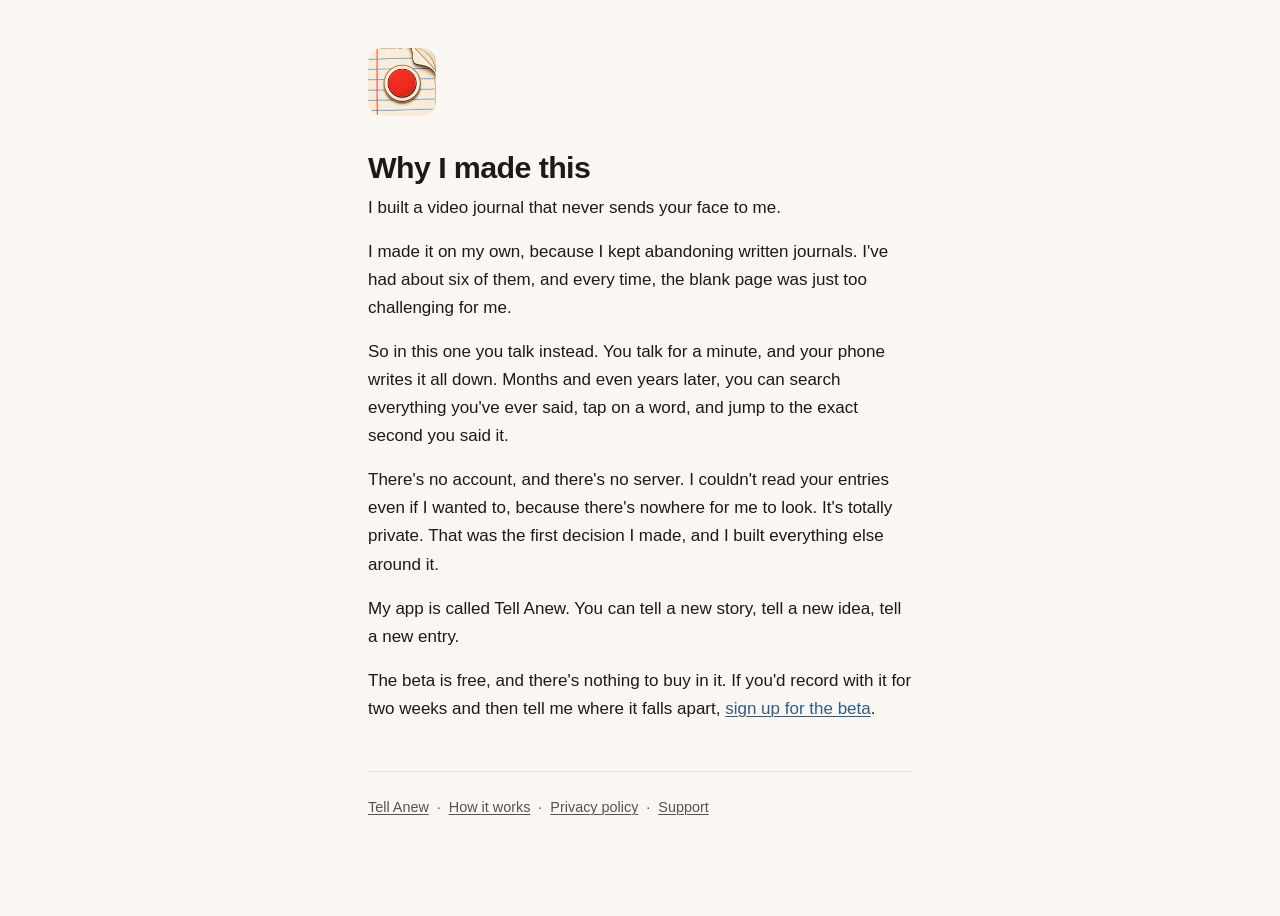
<file: why/index.html>
<!DOCTYPE html>
<html lang="en">
<head>
<meta charset="utf-8">
<meta name="viewport" content="width=device-width, initial-scale=1">
<title>Why I made this: Tell Anew</title>
<meta name="description" content="Tell Anew was made by one person who kept abandoning written journals. Why it exists, and why it never sees your entries.">
<link rel="stylesheet" href="/style.css">
<link rel="icon" href="/favicon.png">
<link rel="apple-touch-icon" href="/apple-touch-icon.png">
</head>
<body>

<header class="site">
  <a href="/"><picture><img src="/icon.png" alt="Tell Anew"></picture></a>
</header>

<main>

<h1>Why I made this</h1>

<p>I built a video journal that never sends your face to me.</p>

<p>I made it on my own, because I kept abandoning written journals. I've had
about six of them, and every time, the blank page was just too challenging for
me.</p>

<p>So in this one you talk instead. You talk for a minute, and your phone writes
it all down. Months and even years later, you can search everything you've ever
said, tap on a word, and jump to the exact second you said it.</p>

<p>There's no account, and there's no server. I couldn't read your entries even
if I wanted to, because there's nowhere for me to look. It's totally private.
That was the first decision I made, and I built everything else around it.</p>

<p>My app is called Tell Anew. You can tell a new story, tell a new idea, tell a
new entry.</p>

<p>The beta is free, and there's nothing to buy in it. If you'd record with it
for two weeks and then tell me where it falls apart,
<a href="https://forms.gle/TJY4weZ5dwdiCNKb9">sign up for the beta</a>.</p>

<hr>

</main>

<footer>
  <p><a href="/">Tell Anew</a> &nbsp;·&nbsp;
     <a href="/how-it-works">How it works</a> &nbsp;·&nbsp;
     <a href="/privacy">Privacy policy</a> &nbsp;·&nbsp;
     <a href="/support">Support</a></p>
</footer>

</body>
</html>
</file>
<file: style.css>
/* Tellanew site. Warm paper, system fonts, no dependencies, no tracking.
   Deliberately matches the app's own aesthetic (DESIGN.md): system type,
   paper ground, red reserved for recording and used nowhere here. */

:root {
  --paper: #faf7f2;
  --ink: #1c1a17;
  --ink-soft: #57524a;
  --rule: #e3ddd2;
  --link: #2f5d8a;
  --bezel: #1c1a17;
  --sheet: #fffdf8;
  --ruled: rgba(120, 150, 190, 0.26);
}

@media (prefers-color-scheme: dark) {
  :root {
    --paper: #171614;
    --ink: #ece7de;
    --ink-soft: #a29a8d;
    --rule: #302d28;
    --link: #8fb6dd;
    --bezel: #45403a;
    --sheet: #1f1d1a;
    --ruled: rgba(143, 182, 221, 0.13);
  }
}

* { box-sizing: border-box; }

html {
  -webkit-text-size-adjust: 100%;
}

body {
  margin: 0;
  padding: 0 1.5rem 5rem;
  background: var(--paper);
  color: var(--ink);
  font: 17px/1.65 -apple-system, BlinkMacSystemFont, "Segoe UI", Roboto,
    Helvetica, Arial, sans-serif;
}

main {
  max-width: 34rem;
  margin: 0 auto;
}

header.site {
  max-width: 34rem;
  margin: 0 auto;
  padding: 3rem 0 2rem;
}

header.site picture { display: block; flex: 0 0 auto; }

header.site img {
  width: 68px;
  height: 68px;
  border-radius: 15px;
  display: block;
}

header.site .wordmark {
  margin: 1rem 0 0;
  font-size: 1.5rem;
  font-weight: 600;
  letter-spacing: -0.01em;
}

header.site .tagline {
  margin: 0.25rem 0 0;
  color: var(--ink-soft);
}

h1 {
  font-size: 1.9rem;
  line-height: 1.25;
  letter-spacing: -0.02em;
  margin: 0 0 0.5rem;
}

h2 {
  font-size: 1.15rem;
  margin: 2.5rem 0 0.5rem;
  letter-spacing: -0.01em;
}

p, ul { margin: 0 0 1rem; }

ul { padding-left: 1.25rem; }

li { margin-bottom: 0.4rem; }

a {
  color: var(--link);
  text-decoration-thickness: 1px;
  text-underline-offset: 2px;
}

.meta {
  color: var(--ink-soft);
  font-size: 0.9rem;
  margin-bottom: 2rem;
}

.lede {
  font-size: 1.1rem;
  color: var(--ink-soft);
}

hr {
  border: 0;
  border-top: 1px solid var(--rule);
  margin: 3rem 0 1.5rem;
}

footer {
  max-width: 34rem;
  margin: 0 auto;
  color: var(--ink-soft);
  font-size: 0.9rem;
}

footer a { color: var(--ink-soft); }

.points {
  list-style: none;
  padding: 0;
  margin: 1.5rem 0;
}

.points li {
  padding: 0.6rem 0;
  border-top: 1px solid var(--rule);
}

.points li:last-child {
  border-bottom: 1px solid var(--rule);
}

/* How it works: one short video per feature, shown at phone size. */
.toc {
  display: flex;
  flex-wrap: wrap;
  gap: 0.4rem 1.1rem;
  margin: 1.5rem 0 0.5rem;
  font-size: 0.95rem;
}

.feature {
  padding-top: 1rem;
  scroll-margin-top: 1rem;
}

.feature video {
  display: block;
  width: 100%;
  max-width: 300px;
  height: auto;
  aspect-ratio: 9 / 16;
  border-radius: 14px;
  background: var(--rule);
  margin: 1rem 0 0.5rem;
}

/* Home page. The loop plays on its own, silently; anyone who asks their
   device for less motion gets the still instead. No script involved. */
header.site.brand {
  display: flex;
  align-items: center;
  gap: 0.75rem;
  padding-bottom: 1.5rem;
}

header.site.brand img {
  width: 44px;
  height: 44px;
  border-radius: 10px;
}

header.site.brand .wordmark {
  margin: 0;
  font-size: 1.2rem;
}

.hero h1 {
  font-size: 2.2rem;
}

.loop {
  width: 100%;
  max-width: 240px;
  margin: 1.75rem 0 1.5rem;
}

.loop video,
.loop img {
  display: block;
  width: 100%;
  height: auto;
  aspect-ratio: 480 / 1044;
  border-radius: 30px;
  border: 6px solid var(--bezel);
  background: var(--rule);
}

.loop img { display: none; }

@media (prefers-reduced-motion: reduce) {
  .loop video { display: none; }
  .loop img { display: block; }
}

.button {
  display: inline-block;
  background: var(--ink);
  color: var(--paper);
  font-weight: 650;
  text-decoration: none;
  border-radius: 999px;
  padding: 0.7rem 1.6rem;
}

.button:hover,
.button:focus-visible {
  opacity: 0.85;
}

.fine {
  color: var(--ink-soft);
  font-size: 0.9rem;
}

.intro video {
  display: block;
  width: 100%;
  max-width: 300px;
  height: auto;
  aspect-ratio: 9 / 16;
  border-radius: 14px;
  background: var(--rule);
  margin: 0.75rem 0 0.5rem;
}

.tiles {
  list-style: none;
  padding: 0;
  margin: 0.75rem 0 1rem;
  display: grid;
  grid-template-columns: repeat(3, minmax(0, 1fr));
  gap: 0.75rem;
}

.tiles a {
  display: block;
  font-size: 0.9rem;
  font-weight: 600;
  line-height: 1.3;
  text-decoration: none;
}

.tiles img {
  display: block;
  width: 100%;
  height: auto;
  aspect-ratio: 9 / 16;
  object-fit: cover;
  border-radius: 10px;
  background: var(--rule);
  margin-bottom: 0.4rem;
}

/* How it works, grouped by moment: two videos side by side where they fit. */
.group {
  padding-top: 0.5rem;
  scroll-margin-top: 1rem;
}

.group h3 {
  font-size: 1.05rem;
  margin: 1rem 0 0.4rem;
}

.pair {
  display: grid;
  grid-template-columns: minmax(0, 1fr);
  gap: 0 1.5rem;
}

@media (min-width: 640px) {
  .pair { grid-template-columns: repeat(2, minmax(0, 1fr)); }
}

@media (min-width: 640px) {
  /* Line the two videos up even when one description runs longer. */
  .pair .feature {
    display: grid;
    grid-template-rows: subgrid;
    grid-row: span 3;
    align-content: start;
  }
}

.group > h2 {
  font-size: 1.35rem;
  margin-top: 3rem;
  padding-top: 1.25rem;
  border-top: 1px solid var(--rule);
}

/* Privacy you can check: a two-column ledger of what reaches us. */
.privacy h3 {
  font-size: 1.05rem;
  margin: 1.75rem 0 0.4rem;
}

.reach {
  display: grid;
  grid-template-columns: max-content 1fr;
  margin: 1rem 0 0;
}


.reach dt,
.reach dd {
  margin: 0;
  padding: 0.55rem 0;
  border-top: 1px solid var(--rule);
}

.reach dt { font-weight: 600; padding-right: 1.25rem; }

.reach dt:nth-last-of-type(1),
.reach dd:last-of-type {
  border-bottom: 1px solid var(--rule);
}

/* Real words from testers, used with their permission. */
.quote {
  margin: 2.5rem 0 0;
}

.quote + .quote {
  margin-top: 1.25rem;
}

.quote {
  padding: 0 0 0 1.1rem;
  border-left: 3px solid var(--rule);
}

.quote blockquote {
  margin: 0;
  font-size: 1.15rem;
  line-height: 1.5;
}

.quote blockquote p { margin: 0 0 0.4rem; }

.quote figcaption {
  color: var(--ink-soft);
  font-size: 0.9rem;
}

/* ---- Moving pictures ----
   Each feature shows six silent seconds of its own video, looping. The full
   video with sound sits one tap away in <details>. No script involved:
   anyone who asks their device for less motion gets the still instead. */

main.wide { max-width: 72rem; }

body:has(main.wide) header.site,
body:has(main.wide) footer { max-width: 72rem; }

main.wide :is(h1, h2, p, dl, figure, ul.points) { max-width: 36rem; }

.clip {
  display: block;
  position: relative;
}

.clip video,
.clip img {
  display: block;
  width: 100%;
  height: auto;
  aspect-ratio: 9 / 16;
  object-fit: cover;
  border-radius: 12px;
  border: 1px solid var(--rule);
  background: var(--rule);
  margin: 0;
}

.clip img { display: none; }

@media (prefers-reduced-motion: reduce) {
  .clip video { display: none; }
  .clip img { display: block; }
}

/* Home: six moving tiles under "See how it works". */
.tiles { grid-template-columns: repeat(3, minmax(0, 1fr)); max-width: none; }
.tiles .clip { margin-bottom: 0.45rem; }

/* Home: a small moving picture beside each point. */
.points li {
  display: grid;
  grid-template-columns: 4.5rem minmax(0, 1fr);
  gap: 1rem;
  align-items: start;
}
.points li p { margin: 0; }
.clip.mini video, .clip.mini img { border-radius: 8px; }

.reach-row { display: block; }
.reach-row .clip.side { display: none; }

/* How it works: shelves of moving cards. */
.shelf {
  display: grid;
  gap: 2rem;
  margin-top: 1.25rem;
}

.feature {
  display: grid;
  grid-template-columns: 8rem minmax(0, 1fr);
  grid-template-areas: "clip words" "clip full";
  grid-template-rows: auto 1fr;
  gap: 0.25rem 1.1rem;
  align-items: start;
  align-content: start;
  padding-top: 0;
}
.feature .clip { grid-area: clip; }
.feature .words { grid-area: words; }
.feature .words h3 { margin: 0 0 0.3rem; }
.feature .words p { font-size: 0.95rem; line-height: 1.55; margin: 0; }
.feature .full { grid-area: full; }

.full summary {
  cursor: pointer;
  font-size: 0.95rem;
  font-weight: 600;
  color: var(--link);
  padding: 0.35rem 0;
  list-style: none;
}
.full summary::-webkit-details-marker { display: none; }
.full summary::before { content: "▶\FE0E"; font-size: 0.7em; margin-right: 0.45em; vertical-align: 0.1em; }
.full[open] summary::before { content: "■\FE0E"; }
.full summary span { color: var(--ink-soft); font-weight: 400; margin-left: 0.3em; }

.feature .full video {
  display: block;
  width: 100%;
  max-width: 300px;
  height: auto;
  aspect-ratio: 9 / 16;
  border-radius: 14px;
  background: var(--rule);
  margin: 0.5rem 0 0;
}

/* Watching with sound replaces the silent loop rather than doubling it. */
.feature:has(.full[open]) {
  grid-template-columns: minmax(0, 1fr);
  grid-template-areas: "words" "full";
}
.feature:has(.full[open]) .clip { display: none; }

@media (min-width: 760px) {
  .hero {
    display: grid;
    grid-template-columns: minmax(0, 1fr) 16rem;
    column-gap: 4rem;
    align-items: start;
  }
  .hero > * { grid-column: 1; }
  .hero .loop { grid-column: 2; grid-row: 1 / span 6; margin: 0; max-width: none; }
  .hero h1 { font-size: 3rem; line-height: 1.1; margin-top: 2.5rem; }

  .tiles { grid-template-columns: repeat(6, minmax(0, 1fr)); gap: 1rem; }

  .reach-row {
    display: grid;
    grid-template-columns: minmax(0, 36rem) 9rem;
    gap: 3rem;
    align-items: start;
  }
  .reach-row .clip.side { display: block; grid-column: 2; grid-row: 1; }

  .shelf {
    grid-template-columns: repeat(4, minmax(0, 1fr));
    gap: 2.25rem 1.5rem;
  }
  .feature,
  .feature:has(.full[open]) {
    grid-template-columns: minmax(0, 1fr);
    grid-template-areas: "clip" "words" "full";
    grid-template-rows: auto;
  }
  .feature .clip { margin-bottom: 0.6rem; }
  .feature .full video { max-width: none; }
}

/* ---- Drawn marks, defined sections, the rabbit ----
   The pen voice from the videos, on the page itself. DESIGN.md rule 10 gives
   paper-craft to marketing; rule 11's doodle register: the rest state is the
   finished drawing, and motion is only added on top. */

.doodle {
  width: 2.5rem;
  height: 2.5rem;
  flex: 0 0 auto;
  fill: none;
  stroke: currentColor;
  stroke-width: 2.2;
  stroke-linecap: round;
  stroke-linejoin: round;
}

@keyframes draw { from { stroke-dashoffset: 1; } to { stroke-dashoffset: 0; } }

/* Draws itself as it scrolls into view, where the browser can do that in
   CSS. Everywhere else, and for reduced motion, it is simply drawn. */
@supports (animation-timeline: view()) {
  @media (prefers-reduced-motion: no-preference) {
    .doodle path {
      stroke-dasharray: 1;
      animation: draw linear both;
      animation-timeline: view();
      animation-range: entry 0% cover 30%;
    }
  }
}

/* Each section opens on a strip of ruled notebook paper. The paper stays
   light in dark mode, like the videos' paper: these are the light-mode tokens. */
.sect-head {
  --ink: #1c1a17;
  --ink-soft: #57524a;
  --sheet: #fffdf8;
  --ruled: rgba(120, 150, 190, 0.26);
  color: var(--ink);
  display: flex;
  align-items: center;
  gap: 0.85rem;
  max-width: 36rem;
  margin: 0 0 1.25rem;
  padding: 0.8rem 1.1rem 0.8rem 0.9rem;
  border-radius: 3px 3px 10px 3px;
  background-color: var(--sheet);
  background-image: repeating-linear-gradient(180deg, transparent 0 11px, var(--ruled) 11px 12px);
  box-shadow: 0 1px 2px rgba(28, 26, 23, 0.08), 0 4px 14px rgba(28, 26, 23, 0.05);
}
.sect-head h2,
.group .sect-head h2 {
  margin: 0;
  padding: 0;
  border: 0;
  font-size: 1.35rem;
  line-height: 1.25;
}

/* A hand-drawn hairline between sections. */
.part {
  position: relative;
  margin-top: 3.25rem;
  padding-top: 3rem;
}
.part::before {
  content: "";
  position: absolute;
  top: 0;
  left: 0;
  right: 0;
  height: 12px;
  background: var(--ink-soft);
  opacity: 0.45;
  -webkit-mask: url(/art/hairline.svg) center / 100% 100% no-repeat;
  mask: url(/art/hairline.svg) center / 100% 100% no-repeat;
}
.group.part > .sect-head { margin-top: 0; }

/* The ink loop the videos draw around a word. */
.ink-circle { position: relative; white-space: nowrap; margin: 0 0.3em 0 0.18em; }
.ink-circle::after {
  content: "";
  position: absolute;
  left: -0.3em;
  right: -0.34em;
  top: -0.06em;
  bottom: -0.14em;
  background: currentColor;
  pointer-events: none;
  -webkit-mask: url(/art/circle.svg) center / 100% 100% no-repeat;
  mask: url(/art/circle.svg) center / 100% 100% no-repeat;
}

/* The rabbit: its own frames, unchanged, used as a mask so it takes the
   page's ink in light mode and paper in dark. It breathes while it waits;
   hover or focus the button and its ears go up, as when you press record. */
.cta {
  display: flex;
  align-items: flex-end;
  gap: 0.6rem;
}
.rabbit {
  display: inline-block;
  width: 56px;
  height: 76px;
  flex: 0 0 auto;
  background: var(--ink);
  -webkit-mask: url(/art/rabbit-idle.png) 0 0 / 600% 100% no-repeat;
  mask: url(/art/rabbit-idle.png) 0 0 / 600% 100% no-repeat;
  animation: rabbit-idle 1.8s steps(6, jump-none) infinite;
}
.rabbit.still { animation: none; width: 38px; height: 52px; }

.cta:has(.button:hover, .button:focus-visible) .rabbit {
  animation: rabbit-lift 0.9s steps(11, jump-none) forwards,
             rabbit-hold 1.6s steps(6, jump-none) 0.9s infinite;
}

@keyframes rabbit-idle {
  from { -webkit-mask-position: 0% 0; mask-position: 0% 0; }
  to   { -webkit-mask-position: 100% 0; mask-position: 100% 0; }
}
@keyframes rabbit-lift {
  from { -webkit-mask-image: url(/art/rabbit-lift.png); mask-image: url(/art/rabbit-lift.png);
         -webkit-mask-size: 1100% 100%; mask-size: 1100% 100%;
         -webkit-mask-position: 0% 0; mask-position: 0% 0; }
  to   { -webkit-mask-image: url(/art/rabbit-lift.png); mask-image: url(/art/rabbit-lift.png);
         -webkit-mask-size: 1100% 100%; mask-size: 1100% 100%;
         -webkit-mask-position: 100% 0; mask-position: 100% 0; }
}
@keyframes rabbit-hold {
  from { -webkit-mask-image: url(/art/rabbit-hold.png); mask-image: url(/art/rabbit-hold.png);
         -webkit-mask-size: 600% 100%; mask-size: 600% 100%;
         -webkit-mask-position: 0% 0; mask-position: 0% 0; }
  to   { -webkit-mask-image: url(/art/rabbit-hold.png); mask-image: url(/art/rabbit-hold.png);
         -webkit-mask-size: 600% 100%; mask-size: 600% 100%;
         -webkit-mask-position: 100% 0; mask-position: 100% 0; }
}

@media (prefers-reduced-motion: reduce) {
  .rabbit { animation: none; }
  .cta:has(.button:hover, .button:focus-visible) .rabbit {
    animation: none;
    -webkit-mask-image: url(/art/rabbit-hold.png); mask-image: url(/art/rabbit-hold.png);
    -webkit-mask-size: 600% 100%; mask-size: 600% 100%;
  }
}

.signoff { margin: 0 0 0.5rem; }
</file>
